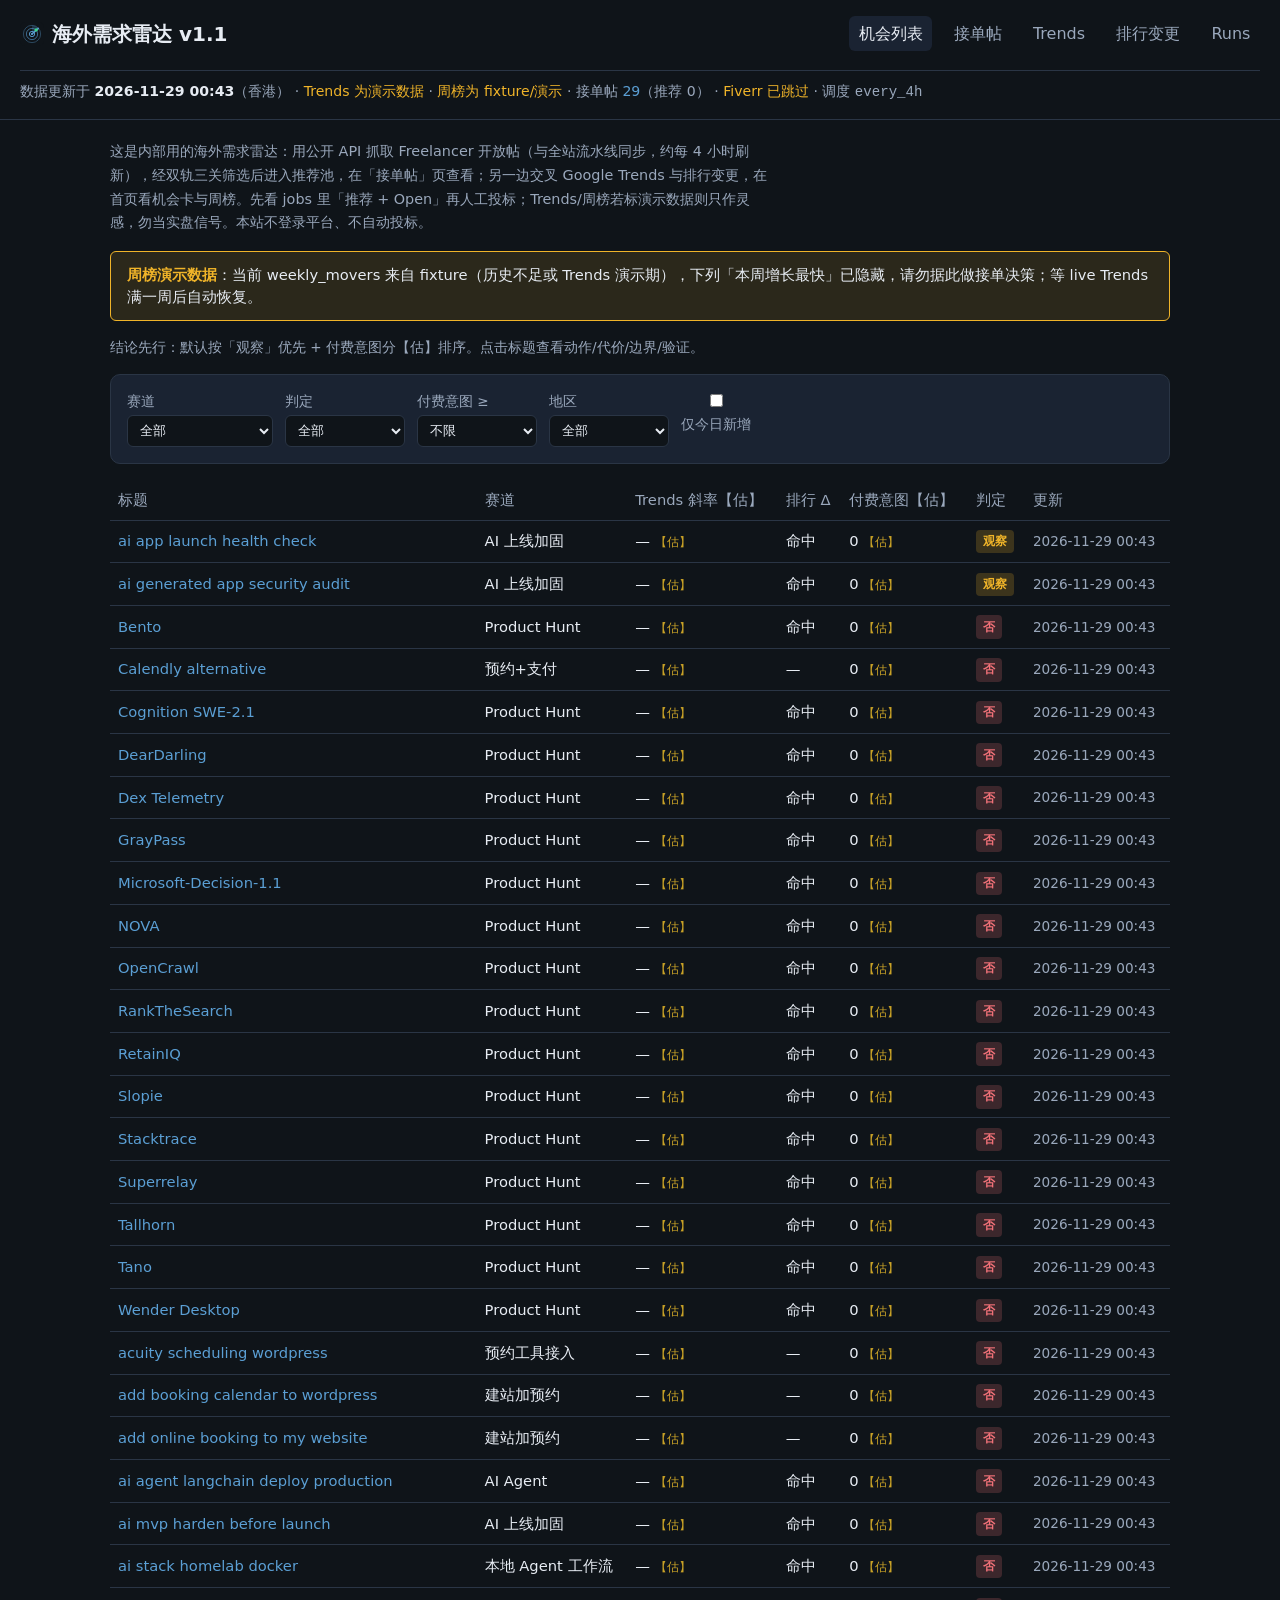
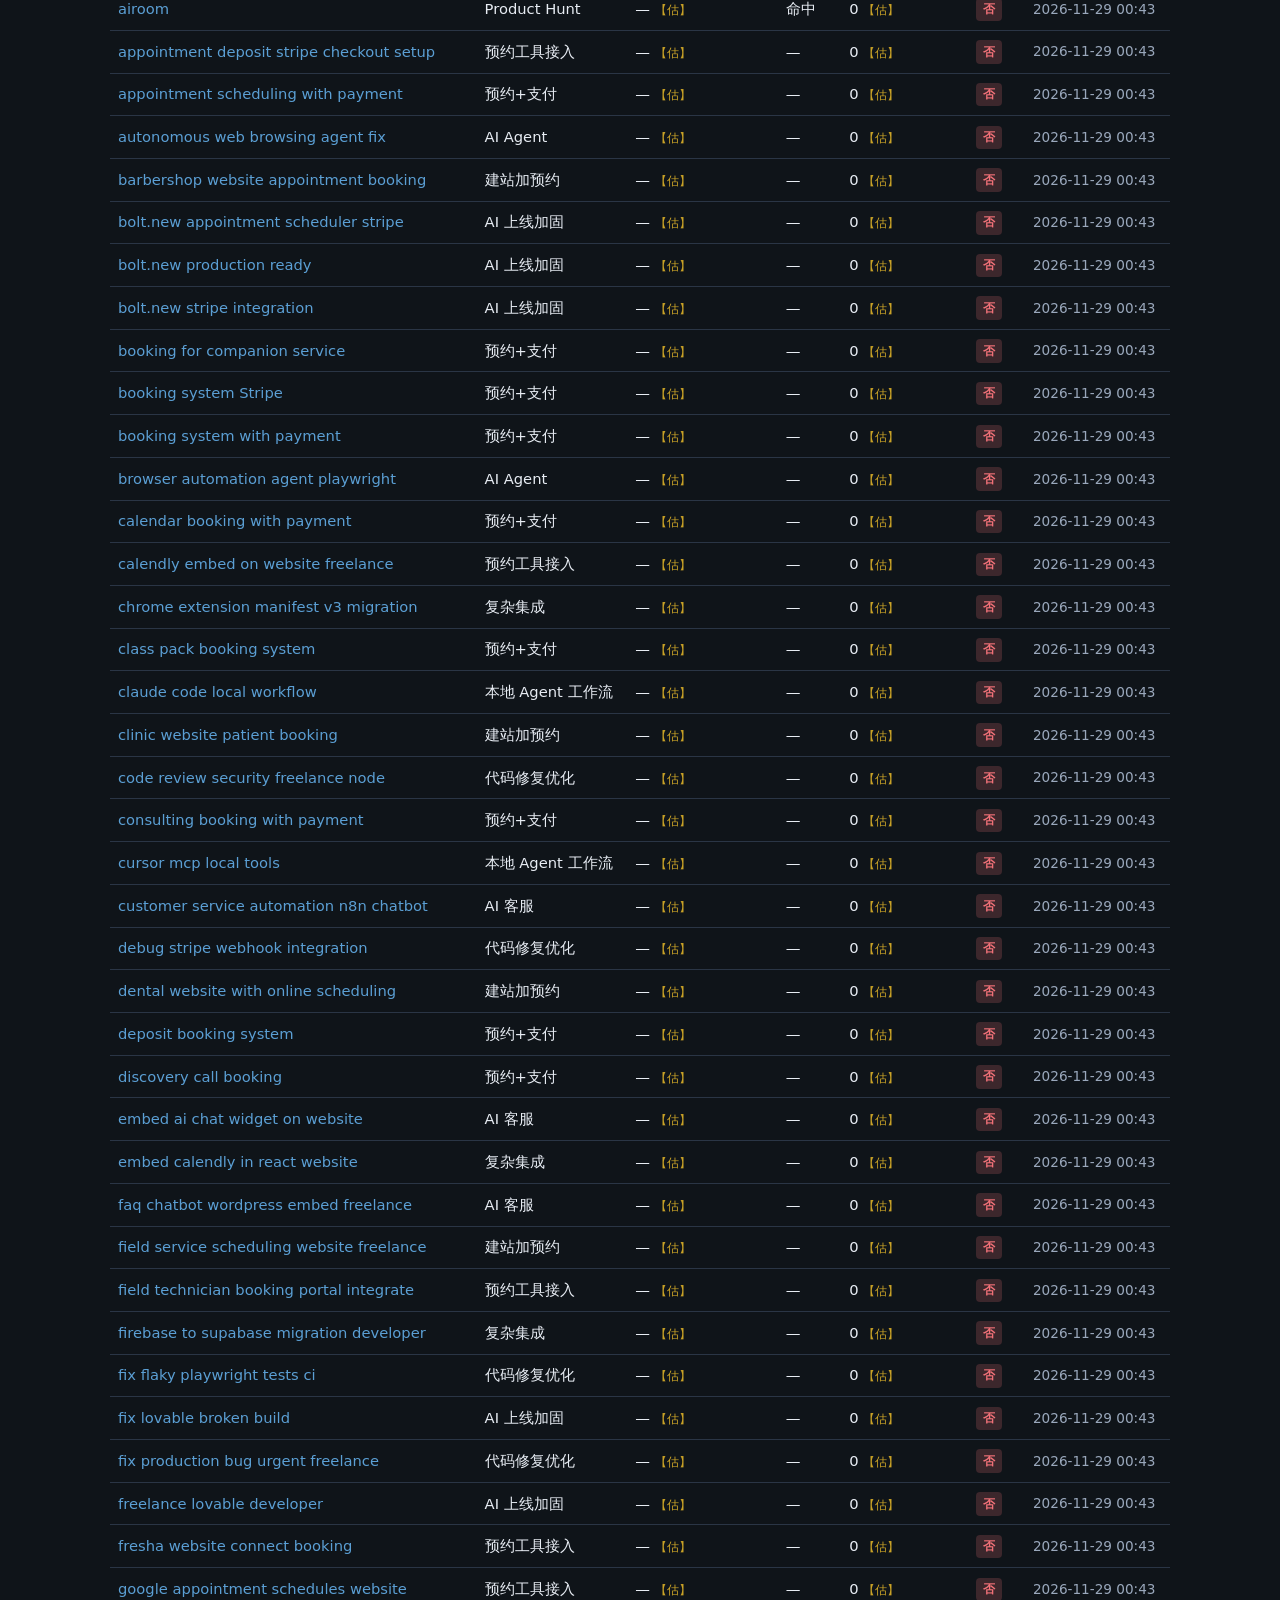
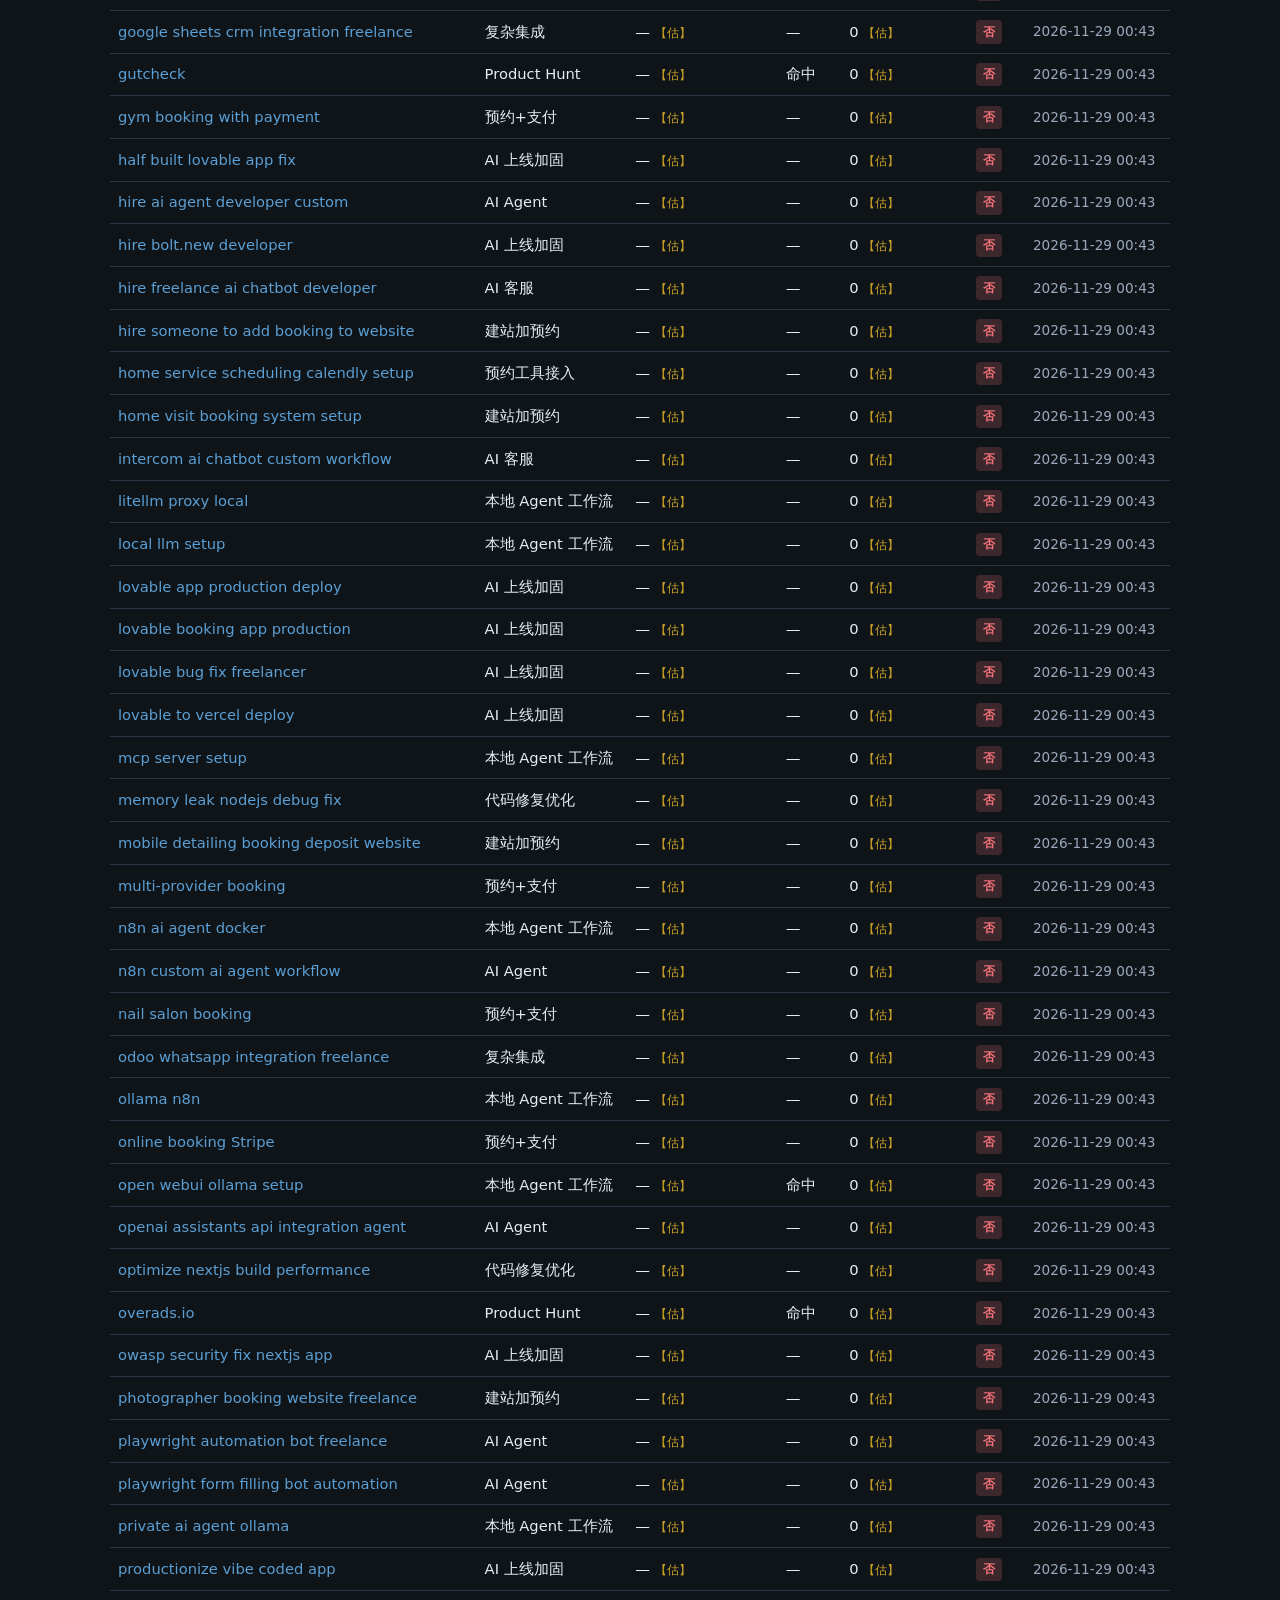
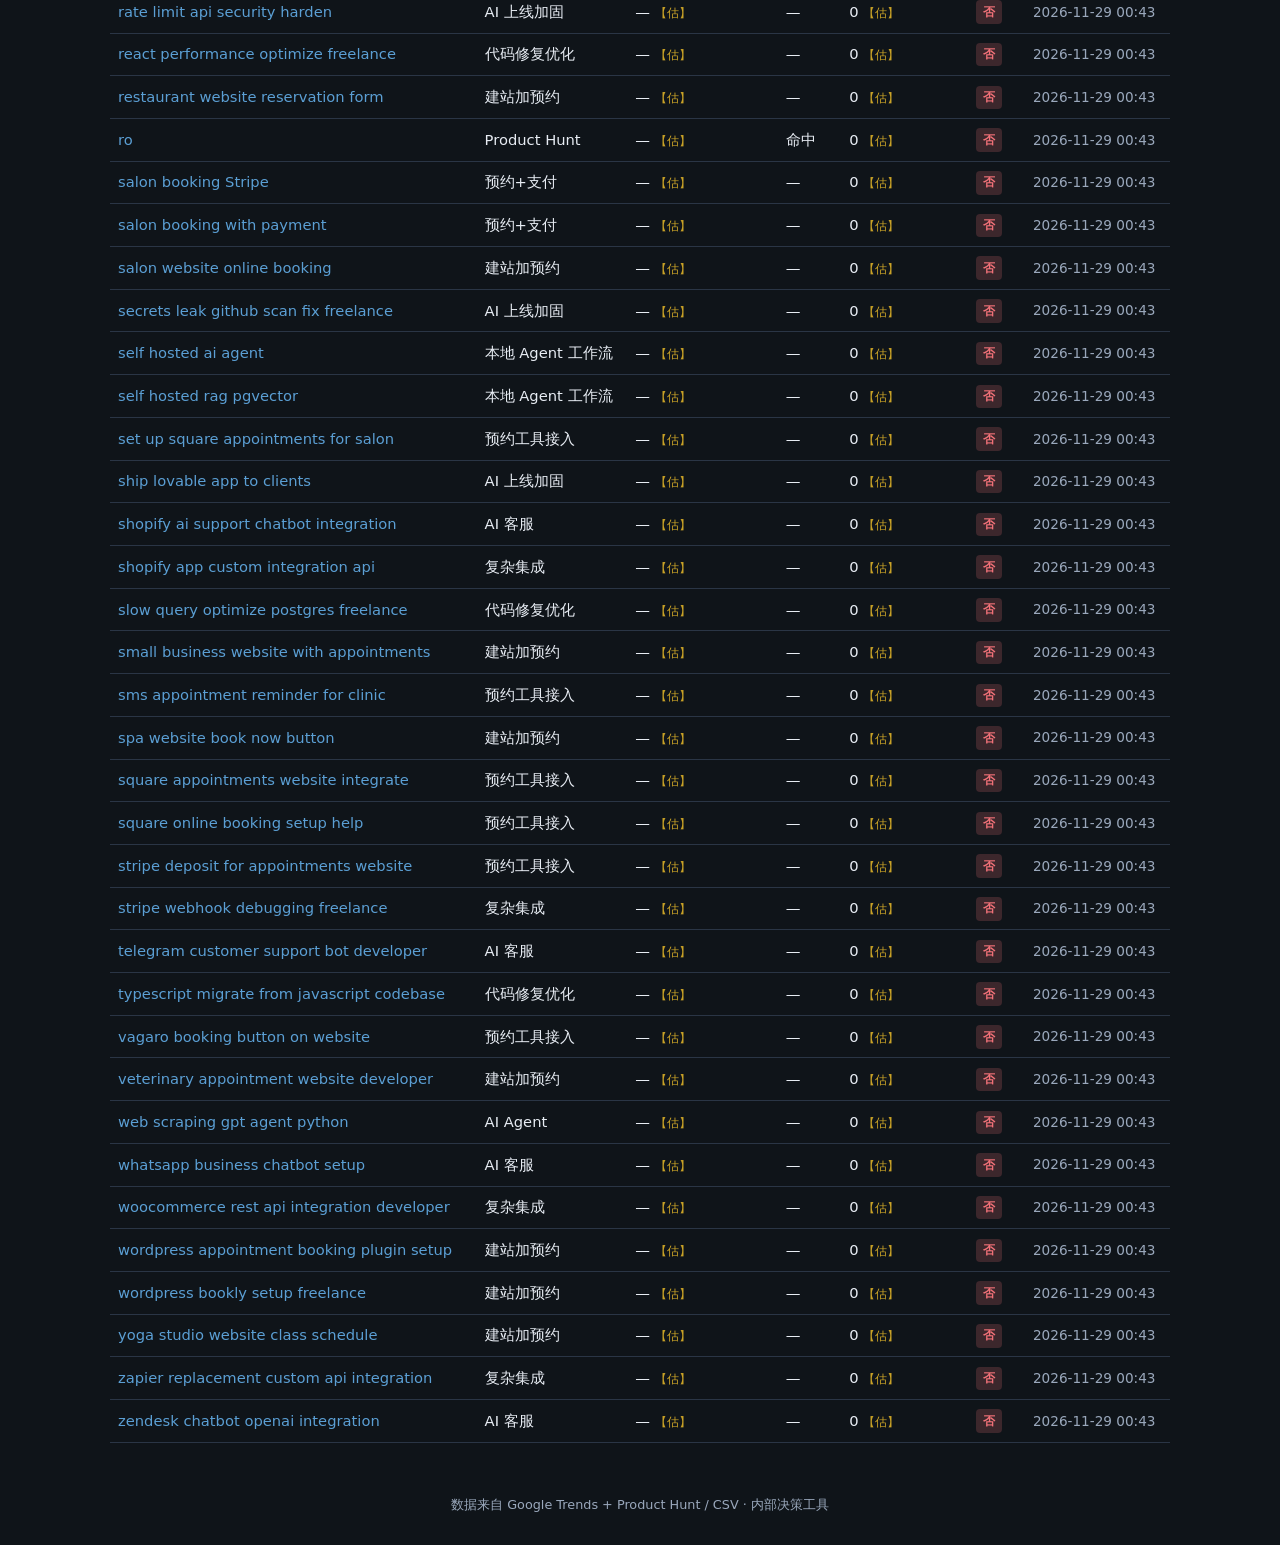
<file: public/index.html>
<!DOCTYPE html>
<html lang="zh-Hans">
<head>
  <meta charset="UTF-8" />
  <meta name="viewport" content="width=device-width, initial-scale=1" />
  <title>海外需求雷达 — 机会列表</title>
  <link rel="icon" href="assets/favicon.svg" type="image/svg+xml" />
  <link rel="apple-touch-icon" href="assets/apple-touch-icon.png" />
  <meta name="theme-color" content="#0f1419" />
  <link rel="stylesheet" href="assets/style.css" />
</head>
<body data-page="opportunities">
  <header>
    <div class="header-top">
      <h1><img src="assets/favicon.svg" alt="" class="brand-mark" width="24" height="24" />海外需求雷达 v1.1</h1>
      <nav>
        <a href="index.html" data-page="opportunities">机会列表</a>
        <a href="jobs.html" data-page="jobs">接单帖</a>
        <a href="trends.html" data-page="trends">Trends</a>
        <a href="rankings.html" data-page="rankings">排行变更</a>
        <a href="runs.html" data-page="runs">Runs</a>
      </nav>
    </div>
    <div id="site-meta-bar" class="site-meta-bar">加载元数据…</div>
  </header>
  <main>
    <p class="site-intro">这是内部用的海外需求雷达：用公开 API 抓取 Freelancer 开放帖（与全站流水线同步，约每 4 小时刷新），经双轨三关筛选后进入推荐池，在「接单帖」页查看；另一边交叉 Google Trends 与排行变更，在首页看机会卡与周榜。先看 jobs 里「推荐 + Open」再人工投标；Trends/周榜若标演示数据则只作灵感，勿当实盘信号。本站不登录平台、不自动投标。</p>
    <div id="weekly-demo-notice" class="demo-notice" hidden></div>
    <section class="weekly-section" id="weekly">
      <h2>本周增长最快 <span class="meta" id="weekly-label"></span></h2>
      <div class="weekly-tabs">
        <button type="button" class="active" data-tab="kw">词条</button>
        <button type="button" data-tab="apps">应用</button>
        <button type="button" data-tab="new">本周新进</button>
      </div>
      <div class="weekly-panel active" data-panel="kw">
        <table><thead><tr><th>#</th><th>关键词</th><th>增长分【估】</th><th>interest</th><th>付费意图【估】</th></tr></thead><tbody id="weekly-kw"></tbody></table>
      </div>
      <div class="weekly-panel" data-panel="apps">
        <table><thead><tr><th>#</th><th>产品</th><th>增长分【估】</th><th>名次 Δ</th><th>信号</th></tr></thead><tbody id="weekly-apps"></tbody></table>
      </div>
      <div class="weekly-panel" data-panel="new">
        <table><thead><tr><th>#</th><th>产品</th><th>名次</th><th>信号</th></tr></thead><tbody id="weekly-new"></tbody></table>
      </div>
    </section>
    <p class="meta">结论先行：默认按「观察」优先 + 付费意图分【估】排序。点击标题查看动作/代价/边界/验证。</p>
    <div class="filters" id="filters">
      <label>赛道 <select id="f-track"><option value="">全部</option></select></label>
      <label>判定 <select id="f-verdict"><option value="">全部</option><option>做</option><option>观察</option><option>否</option></select></label>
      <label>付费意图 ≥ <select id="f-pay"><option value="">不限</option><option value="1">1</option><option value="2">2</option><option value="3">3</option></select></label>
      <label>地区 <select id="f-geo"><option value="">全部</option></select></label>
      <label><input type="checkbox" id="f-today" /> 仅今日新增</label>
    </div>
    <table>
      <thead>
        <tr>
          <th>标题</th>
          <th>赛道</th>
          <th>Trends 斜率【估】</th>
          <th>排行 Δ</th>
          <th>付费意图【估】</th>
          <th>判定</th>
          <th class="hide-sm">更新</th>
        </tr>
      </thead>
      <tbody id="rows"></tbody>
    </table>
  </main>
  <footer>数据来自 Google Trends + Product Hunt / CSV · 内部决策工具</footer>
  <script type="module">
    import { loadJson, setActiveNav, verdictBadge, todayHK, renderSiteMetaBar, initWeeklyTabs, formatMetaDisplay } from "./assets/app.js";
    setActiveNav();
    await renderSiteMetaBar();
    initWeeklyTabs();

    const siteMeta = await loadJson("meta.json");
    const weeklyDemo = Boolean(siteMeta.weekly_demo_active);
    if (weeklyDemo) {
      const notice = document.getElementById("weekly-demo-notice");
      notice.hidden = false;
      notice.innerHTML =
        "<strong>周榜演示数据</strong>：当前 weekly_movers 来自 fixture（历史不足或 Trends 演示期），" +
        "下列「本周增长最快」已隐藏，请勿据此做接单决策；等 live Trends 满一周后自动恢复。";
      document.getElementById("weekly").classList.add("is-demo-hidden");
    }

    try {
      if (weeklyDemo) throw new Error("weekly demo — skip render");
      const weekly = await loadJson("weekly_movers.json");
      document.getElementById("weekly-label").textContent =
        `· ${weekly.week || ""} · 生成 ${formatMetaDisplay(weekly.generated_at)}（香港）${weekly.source === "fixture" ? " · fixture" : ""}`;
      const kwRows = (weekly.keywords_top || []).map((r) => `
        <tr>
          <td>${r.rank}</td>
          <td><a href="trends.html">${r.keyword}</a> <span class="meta">${r.geo || ""}</span></td>
          <td>${r.growth_score} <span class="est">【估】</span></td>
          <td>${r.interest_prev} → ${r.interest_now}</td>
          <td>${r.pay_intent_score ?? 0} <span class="est">【估】</span></td>
        </tr>`).join("") || "<tr><td colspan='5'>暂无周榜词条</td></tr>";
      document.getElementById("weekly-kw").innerHTML = kwRows;
      document.getElementById("weekly-apps").innerHTML = (weekly.apps_top || []).map((r) => `
        <tr>
          <td>${r.rank}</td>
          <td>${r.url ? `<a href="${r.url}" target="_blank" rel="noopener">${r.name}</a>` : r.name}</td>
          <td>${r.growth_score ?? "—"} <span class="est">【估】</span></td>
          <td>${r.rank_delta ?? "—"}</td>
          <td>${r.signal_note || "—"}</td>
        </tr>`).join("") || "<tr><td colspan='5'>暂无</td></tr>";
      document.getElementById("weekly-new").innerHTML = (weekly.new_entries || []).map((r) => `
        <tr>
          <td>${r.rank}</td>
          <td>${r.url ? `<a href="${r.url}" target="_blank" rel="noopener">${r.name}</a>` : r.name}</td>
          <td>${r.rank_now ?? "—"}</td>
          <td>${r.signal_note || "新进榜"}</td>
        </tr>`).join("") || "<tr><td colspan='4'>暂无新进</td></tr>";
    } catch (e) {
      document.getElementById("weekly-label").textContent = "· 无法加载 weekly_movers.json";
    }

    const data = await loadJson("opportunities.json");
    const cards = data.cards || [];
    const tracks = [...new Set(cards.map((c) => c.track))].sort();
    const geos = [...new Set(cards.map((c) => c.geo).filter(Boolean))].sort();
    const fTrack = document.getElementById("f-track");
    tracks.forEach((t) => { const o = document.createElement("option"); o.value = t; o.textContent = t; fTrack.appendChild(o); });
    const fGeo = document.getElementById("f-geo");
    geos.forEach((g) => { const o = document.createElement("option"); o.value = g; o.textContent = g; fGeo.appendChild(o); });

    function render() {
      const track = fTrack.value;
      const verdict = document.getElementById("f-verdict").value;
      const payMin = document.getElementById("f-pay").value;
      const geo = fGeo.value;
      const todayOnly = document.getElementById("f-today").checked;
      const t = todayHK();
      const filtered = cards.filter((c) => {
        if (track && c.track !== track) return false;
        if (verdict && c.verdict !== verdict) return false;
        if (payMin && (c.pay_intent_score || 0) < Number(payMin)) return false;
        if (geo && c.geo !== geo) return false;
        if (todayOnly && !(c.created_at || "").startsWith(t)) return false;
        return true;
      });
      document.getElementById("rows").innerHTML = filtered.map((c) => `
        <tr>
          <td><a href="detail.html?id=${encodeURIComponent(c.id)}">${c.title}</a></td>
          <td>${c.track}</td>
          <td>${c.slope_90d || "—"} <span class="est">【估】</span></td>
          <td>${c.rank_delta != null ? c.rank_delta : (c.ranking_hit === "yes" ? "命中" : "—")}</td>
          <td>${c.pay_intent_score ?? 0} <span class="est">【估】</span></td>
          <td>${verdictBadge(c.verdict)}</td>
          <td class="hide-sm meta">${(c.updated_at || "").slice(0, 16)}</td>
        </tr>
      `).join("") || "<tr><td colspan='7'>无匹配机会卡</td></tr>";
    }
    ["change", "input"].forEach((ev) => document.getElementById("filters").addEventListener(ev, render));
    render();
  </script>
</body>
</html>
</file>
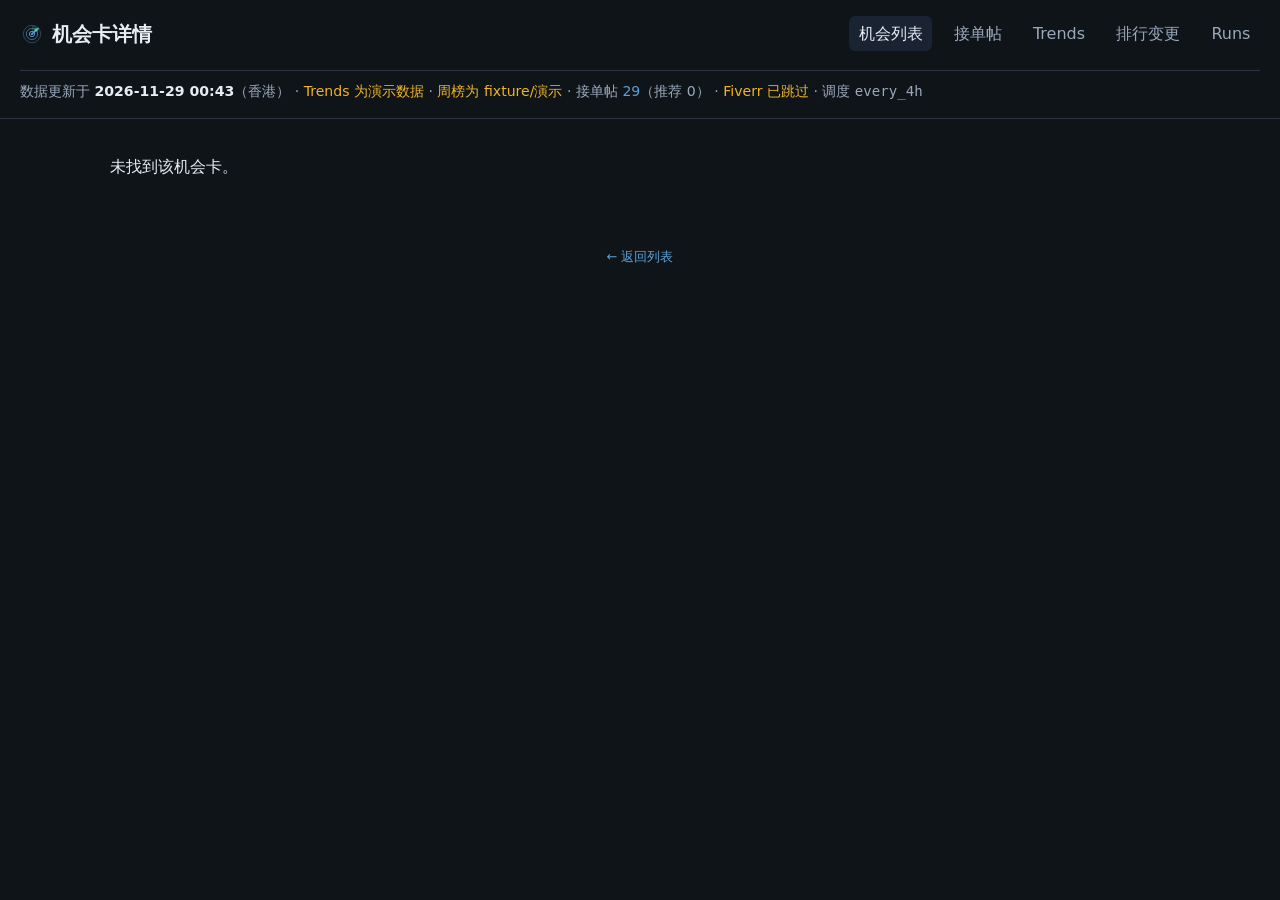
<file: public/detail.html>
<!DOCTYPE html>
<html lang="zh-Hans">
<head>
  <meta charset="UTF-8" />
  <meta name="viewport" content="width=device-width, initial-scale=1" />
  <title>机会卡详情</title>
  <link rel="icon" href="assets/favicon.svg" type="image/svg+xml" />
  <link rel="apple-touch-icon" href="assets/apple-touch-icon.png" />
  <meta name="theme-color" content="#0f1419" />
  <link rel="stylesheet" href="assets/style.css" />
</head>
<body data-page="opportunities">
  <header>
    <div class="header-top">
      <h1><img src="assets/favicon.svg" alt="" class="brand-mark" width="24" height="24" />机会卡详情</h1>
      <nav>
      <a href="index.html" data-page="opportunities">机会列表</a>
      <a href="jobs.html" data-page="jobs">接单帖</a>
      <a href="trends.html" data-page="trends">Trends</a>
      <a href="rankings.html" data-page="rankings">排行变更</a>
      <a href="runs.html" data-page="runs">Runs</a>
      </nav>
    </div>
    <div id="site-meta-bar" class="site-meta-bar">加载元数据…</div>
  </header>
  <main id="main" class="card-detail">
    <p class="meta">加载中…</p>
  </main>
  <footer><a href="index.html">← 返回列表</a></footer>
  <script type="module">
    import { loadJson, setActiveNav, verdictBadge, renderSiteMetaBar } from "./assets/app.js";
    setActiveNav();
    await renderSiteMetaBar();
    const id = new URLSearchParams(location.search).get("id");
    const data = await loadJson("opportunities.json");
    const card = (data.cards || []).find((c) => c.id === id);
    const el = document.getElementById("main");
    if (!card) {
      el.innerHTML = "<p>未找到该机会卡。</p>";
    } else {
      const tr = card.trends_ref;
      const rk = card.ranking_ref;
      el.innerHTML = `
        <h1 style="margin-top:0">${card.title}</h1>
        <p class="meta">${card.track} · ${card.geo || ""} · ${verdictBadge(card.verdict)}
          · Trends: ${card.trends_hit} · Ranking: ${card.ranking_hit}
          · 付费意图 ${card.pay_intent_score} <span class="est">【估】</span>
          · 技能匹配: ${card.skill_fit}
          · 更新 ${card.updated_at || ""}</p>
        <section><h2>动作</h2><p>${card.action || "—"}</p></section>
        <section><h2>代价</h2><p>${card.cost || "—"}</p></section>
        <section><h2>边界</h2><p>${card.boundary || "—"}</p></section>
        <section><h2>如何验证</h2><p>${card.verify || "—"}</p></section>
        <section><h2>Trends 相关查询</h2>
          ${tr ? `<ul>${(tr.related_queries || []).map((q) => `<li>${q}</li>`).join("") || "<li>无</li>"}</ul>
          <p class="meta">interest_now=${tr.interest_now} · slope=${tr.slope_90d} <span class="est">【估】</span> · raw ${tr.fetched_at}</p>` : "<p>无 Trends 命中</p>"}
        </section>
        <section><h2>排行来源</h2>
          ${rk ? `<p><a href="${rk.url || "#"}" target="_blank" rel="noopener">${rk.name}</a> (${rk.source}) — ${rk.signal_note || ""}
          <br/>rank ${rk.rank_now ?? "—"} / prev ${rk.rank_prev ?? "—"} / Δ ${rk.rank_delta ?? "—"}</p>` : "<p>无排行命中</p>"}
        </section>
        <p class="meta">人工判定：编辑 <code>data/opportunities.json</code> 中该卡的 <code>verdict</code> 并设 <code>verdict_manual: true</code>，流水线不会覆盖。</p>
      `;
      document.title = card.title + " — 需求雷达";
    }
  </script>
</body>
</html>
</file>
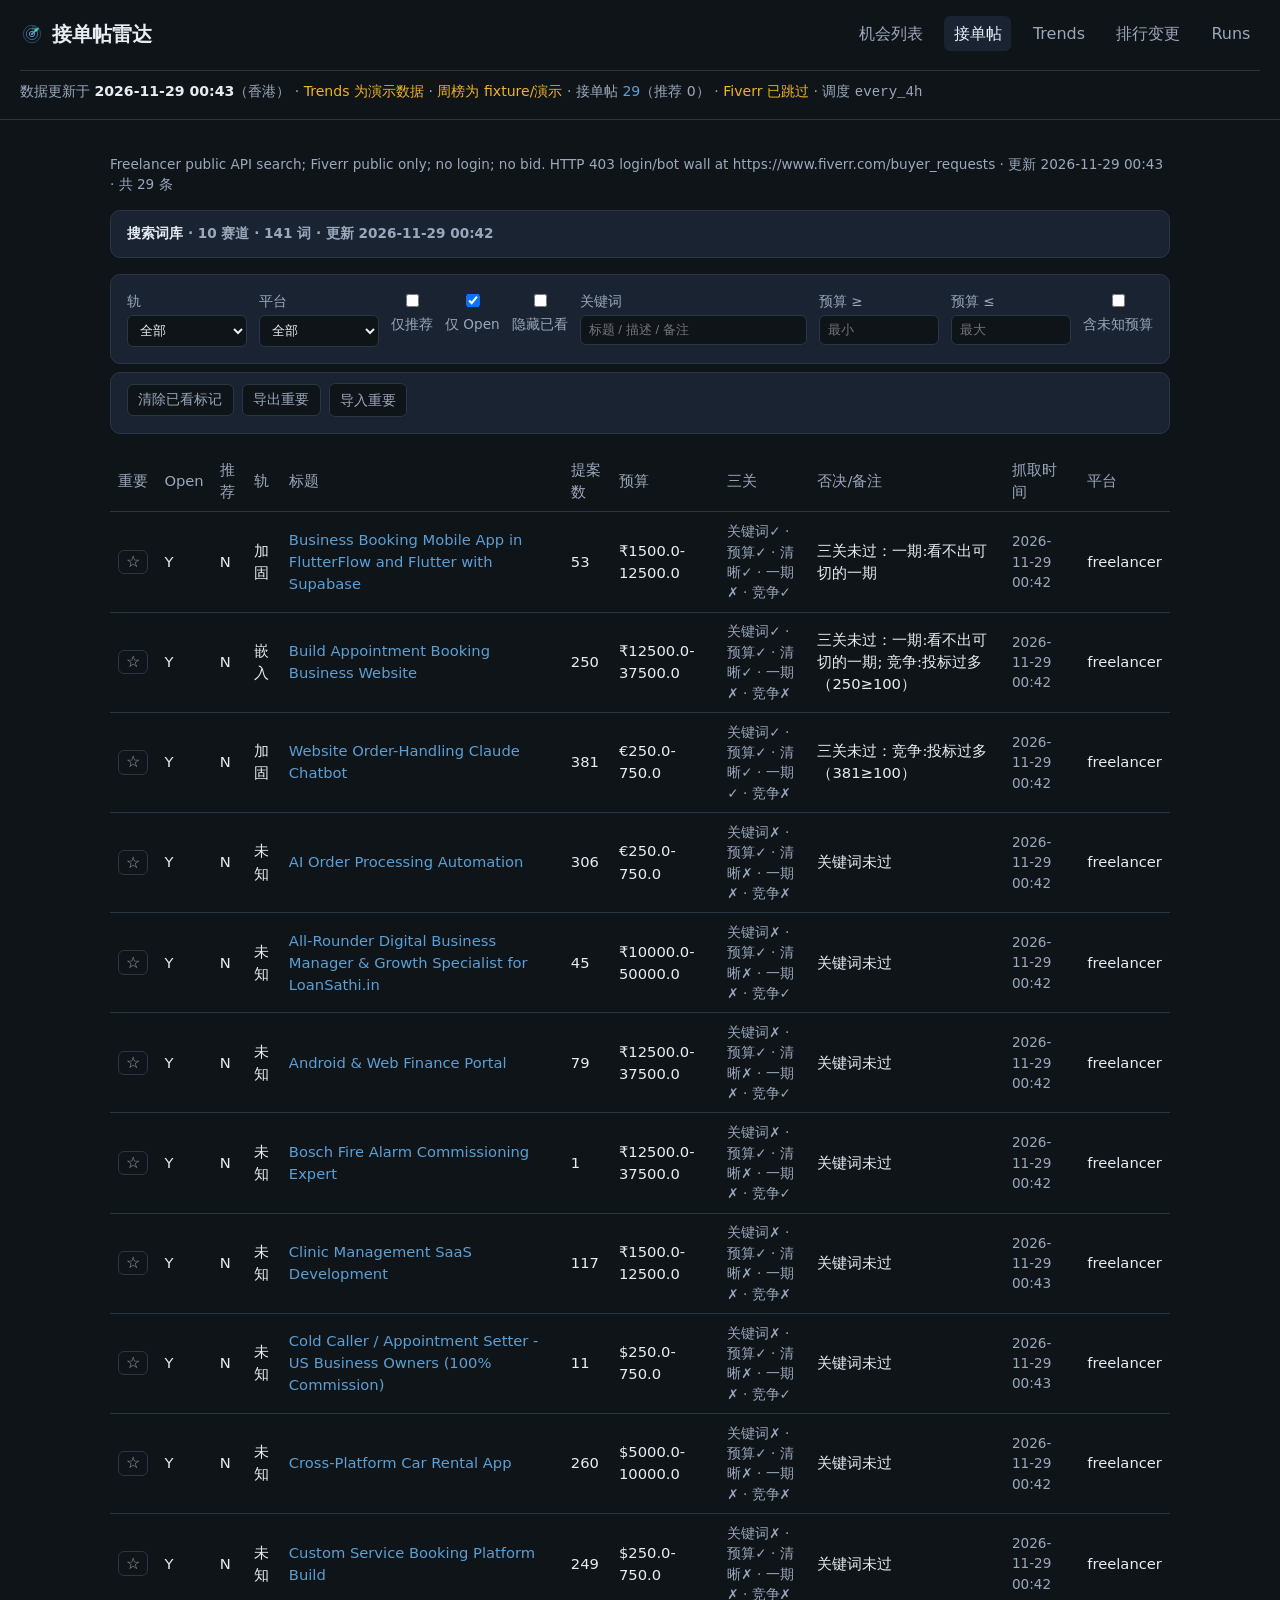
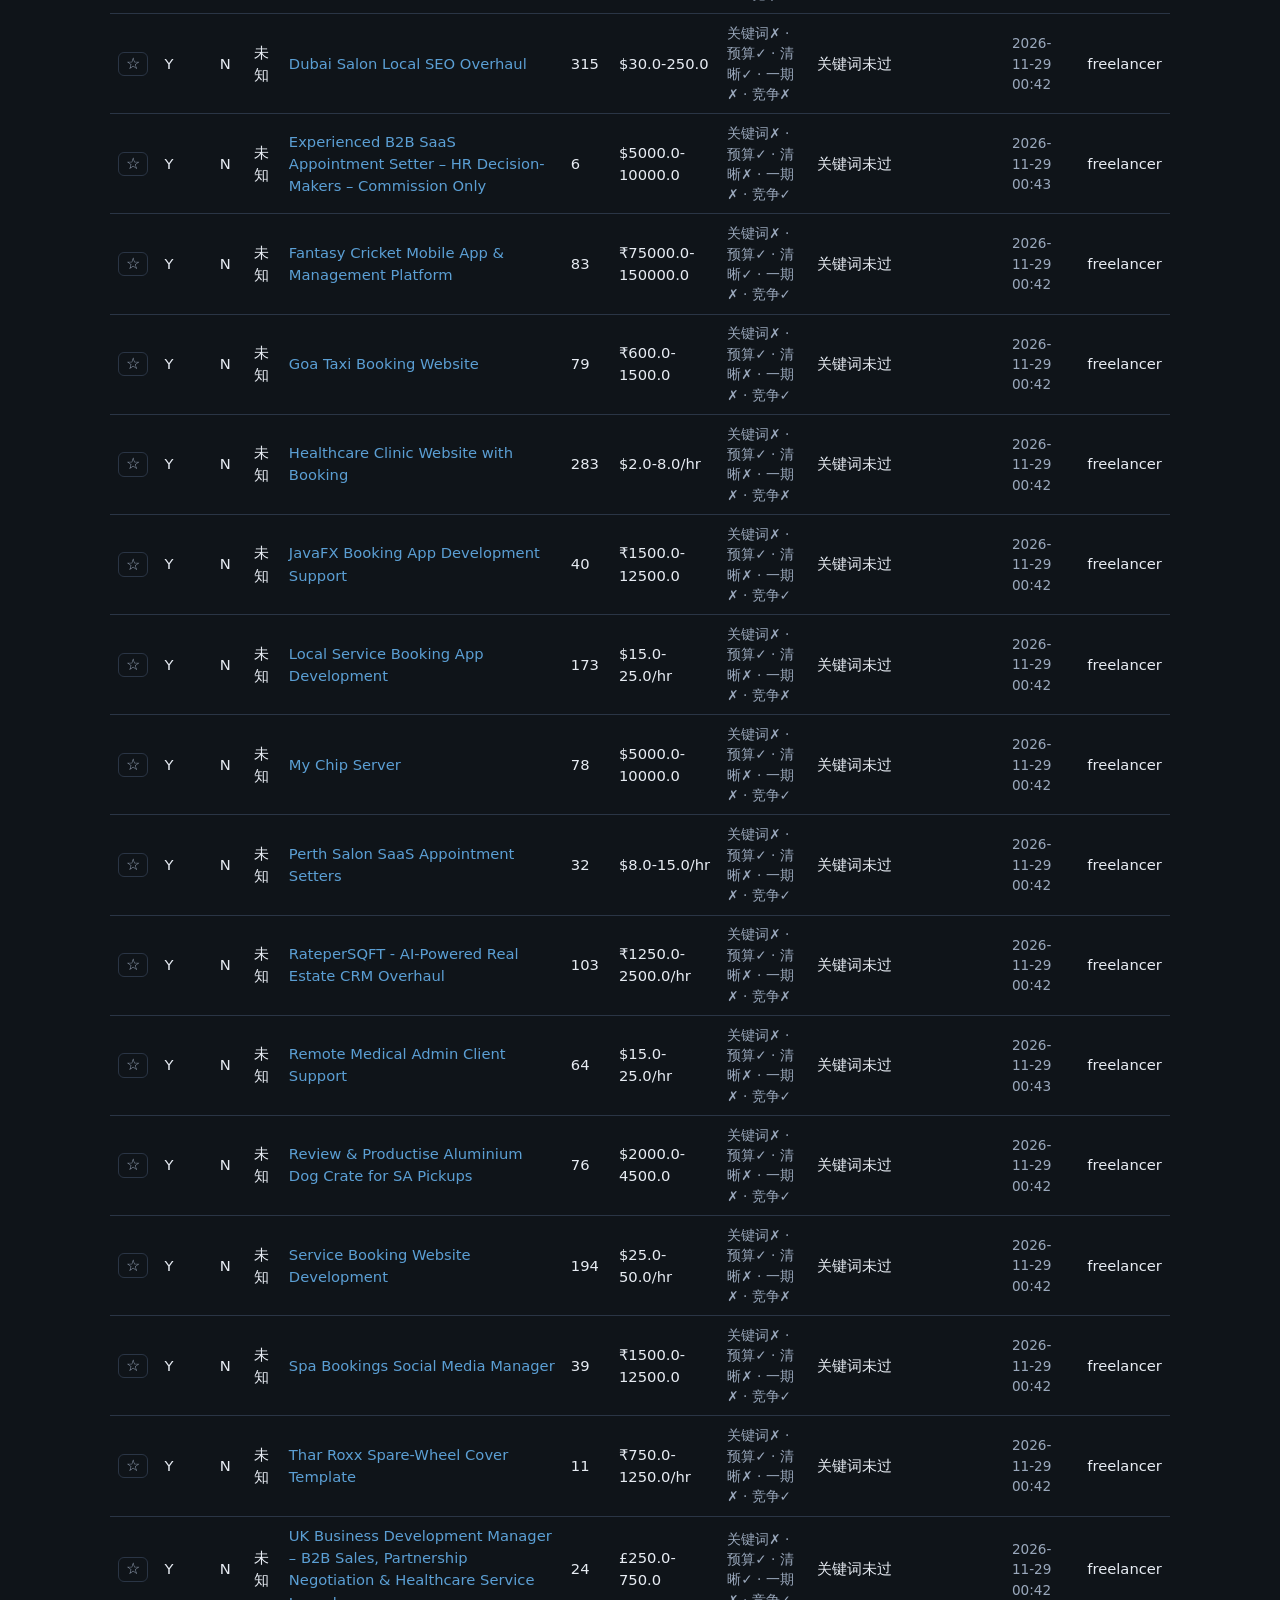
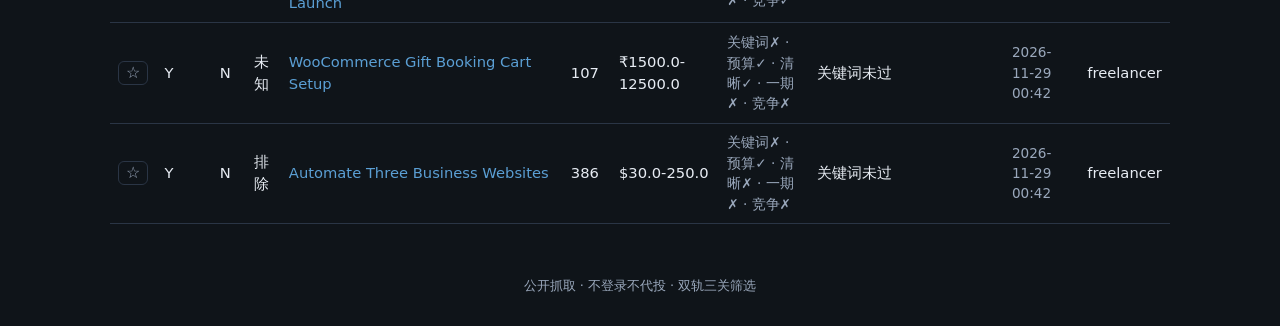
<file: public/jobs.html>
<!DOCTYPE html>
<html lang="zh-Hans">
<head>
  <meta charset="UTF-8" />
  <meta name="viewport" content="width=device-width, initial-scale=1" />
  <title>接单帖 — Freelancer / Fiverr</title>
  <link rel="icon" href="assets/favicon.svg" type="image/svg+xml" />
  <link rel="apple-touch-icon" href="assets/apple-touch-icon.png" />
  <meta name="theme-color" content="#0f1419" />
  <link rel="stylesheet" href="assets/style.css" />
</head>
<body data-page="jobs">
  <header>
    <div class="header-top">
      <h1><img src="assets/favicon.svg" alt="" class="brand-mark" width="24" height="24" />接单帖雷达</h1>
      <nav>
        <a href="index.html" data-page="opportunities">机会列表</a>
        <a href="jobs.html" data-page="jobs">接单帖</a>
        <a href="trends.html" data-page="trends">Trends</a>
        <a href="rankings.html" data-page="rankings">排行变更</a>
        <a href="runs.html" data-page="runs">Runs</a>
      </nav>
    </div>
    <div id="site-meta-bar" class="site-meta-bar">加载元数据…</div>
  </header>
  <main>
    <p class="meta" id="source-note">加载中…</p>
    <details class="keyword-bank" id="keyword-bank">
      <summary>搜索词库 <span class="meta" id="keyword-bank-meta"></span></summary>
      <p class="meta keyword-bank-hint">英文检索词（Freelancer query），点击复制。与抓取 ingest 共用 seeds.json。</p>
      <div id="keyword-bank-tracks"></div>
    </details>
    <div class="filters" id="filters">
      <label>轨 <select id="f-track"><option value="">全部</option>
        <option>嵌入</option><option>加固</option><option>加固+嵌入</option><option>未知</option><option>排除</option>
      </select></label>
      <label>平台 <select id="f-platform"><option value="">全部</option><option value="freelancer">Freelancer</option><option value="fiverr">Fiverr</option></select></label>
      <label><input type="checkbox" id="f-recommend" /> 仅推荐</label>
      <label><input type="checkbox" id="f-open" checked /> 仅 Open</label>
      <label><input type="checkbox" id="f-hide-viewed" /> 隐藏已看</label>
      <label class="filter-grow">关键词 <input type="search" id="f-keyword" placeholder="标题 / 描述 / 备注" autocomplete="off" /></label>
      <label>预算 ≥ <input type="number" id="f-budget-min" min="0" step="1" placeholder="最小" /></label>
      <label>预算 ≤ <input type="number" id="f-budget-max" min="0" step="1" placeholder="最大" /></label>
      <label><input type="checkbox" id="f-budget-unknown" /> 含未知预算</label>
    </div>
    <div class="filters job-actions" id="job-actions">
      <button type="button" id="btn-clear-viewed" class="btn-secondary">清除已看标记</button>
      <button type="button" id="btn-export-important" class="btn-secondary">导出重要</button>
      <label class="btn-file">
        导入重要
        <input type="file" id="import-important-file" accept="application/json,.json" hidden />
      </label>
    </div>
    <table>
      <thead>
        <tr>
          <th>重要</th>
          <th>Open</th>
          <th>推荐</th>
          <th>轨</th>
          <th>标题</th>
          <th>提案数</th>
          <th>预算</th>
          <th>三关</th>
          <th>否决/备注</th>
          <th>抓取时间</th>
          <th>平台</th>
        </tr>
      </thead>
      <tbody id="rows"></tbody>
    </table>
  </main>
  <footer>公开抓取 · 不登录不代投 · 双轨三关筛选</footer>
  <script type="module">
    import { loadJson, setActiveNav, renderSiteMetaBar, formatMetaDisplay } from "./assets/app.js";
    setActiveNav();
    await renderSiteMetaBar();

    const VIEWED_KEY = "job_leads_viewed_v1";
    const IMPORTANT_KEY = "job_leads_important_v1";

    function loadIdSet(key) {
      try {
        const raw = localStorage.getItem(key);
        if (!raw) return new Set();
        const parsed = JSON.parse(raw);
        return new Set(Array.isArray(parsed) ? parsed.filter(Boolean) : []);
      } catch {
        return new Set();
      }
    }

    function saveIdSet(key, set) {
      localStorage.setItem(key, JSON.stringify([...set]));
    }

    const doc = await loadJson("job_leads.json");
    document.getElementById("source-note").textContent =
      `${doc.source_note || ""} · 更新 ${formatMetaDisplay(doc.updated_at)} · 共 ${(doc.jobs || []).length} 条`;

    let kwBank = { tracks: [] };
    try {
      kwBank = await loadJson("job_search_keywords.json");
    } catch {
      /* optional until first ingest */
    }
    const bankMeta = document.getElementById("keyword-bank-meta");
    const bankRoot = document.getElementById("keyword-bank-tracks");
    const trackCount = (kwBank.tracks || []).length;
    const kwCount = (kwBank.tracks || []).reduce((n, t) => n + (t.keywords || []).length, 0);
    bankMeta.textContent = kwBank.updated_at
      ? `· ${trackCount} 赛道 · ${kwCount} 词 · 更新 ${formatMetaDisplay(kwBank.updated_at)}`
      : "· 暂无（运行 ingest_job_leads 后生成）";

    function renderKeywordBank() {
      const tracks = kwBank.tracks || [];
      if (!tracks.length) {
        bankRoot.innerHTML = "<p class='meta'>暂无词库数据。</p>";
        return;
      }
      bankRoot.innerHTML = tracks.map((t) => {
        const chips = (t.keywords || []).map((k) => {
          const heat = k.heat === "cold" ? "cold" : "hot";
          const label = heat === "cold" ? "长尾" : "热门";
          return `<button type="button" class="kw-chip" data-kw="${encodeURIComponent(k.keyword)}" title="点击复制">
            <span class="badge badge-heat-${heat}">${label}</span>${k.keyword}
          </button>`;
        }).join("");
        return `<section class="kw-track"><h3>${t.track}</h3><div class="kw-chips">${chips}</div></section>`;
      }).join("");
    }
    renderKeywordBank();

    bankRoot.addEventListener("click", async (ev) => {
      const btn = ev.target.closest(".kw-chip");
      if (!btn) return;
      const kw = decodeURIComponent(btn.getAttribute("data-kw") || "");
      if (!kw) return;
      try {
        await navigator.clipboard.writeText(kw);
        const prev = btn.getAttribute("data-copied");
        btn.setAttribute("data-copied", "1");
        btn.classList.add("kw-chip-copied");
        setTimeout(() => {
          btn.classList.remove("kw-chip-copied");
          if (prev === null) btn.removeAttribute("data-copied");
        }, 1200);
      } catch {
        window.prompt("复制检索词：", kw);
      }
    });

    const jobs = doc.jobs || [];
    const orderIndex = new Map(jobs.map((j, i) => [j.id, i]));
    let viewed = loadIdSet(VIEWED_KEY);
    let important = loadIdSet(IMPORTANT_KEY);

    const fTrack = document.getElementById("f-track");
    const fPlatform = document.getElementById("f-platform");
    const fRec = document.getElementById("f-recommend");
    const fOpen = document.getElementById("f-open");
    const fHideViewed = document.getElementById("f-hide-viewed");
    const fKeyword = document.getElementById("f-keyword");
    const fBudgetMin = document.getElementById("f-budget-min");
    const fBudgetMax = document.getElementById("f-budget-max");
    const fBudgetUnknown = document.getElementById("f-budget-unknown");

    function jobSearchBlob(j) {
      const hits = (j.keyword_hits || []).join(" ");
      return [j.title, j.description, j.recommend_note, hits]
        .filter(Boolean)
        .join(" ")
        .toLowerCase();
    }

    function passesKeyword(j) {
      const q = fKeyword.value.trim().toLowerCase();
      if (!q) return true;
      return jobSearchBlob(j).includes(q);
    }

    /** @returns {{ min: number, max: number } | null} */
    function parseBudgetRange(budgetRaw) {
      if (!budgetRaw || !String(budgetRaw).trim()) return null;
      const nums = String(budgetRaw).match(/\d+(?:\.\d+)?/g);
      if (!nums?.length) return null;
      const values = nums.map((n) => Number(n));
      return { min: Math.min(...values), max: Math.max(...values) };
    }

    function passesBudget(j) {
      const rawMin = fBudgetMin.value.trim();
      const rawMax = fBudgetMax.value.trim();
      const filterMin = rawMin === "" ? null : Number(rawMin);
      const filterMax = rawMax === "" ? null : Number(rawMax);
      const hasMin = filterMin !== null && !Number.isNaN(filterMin);
      const hasMax = filterMax !== null && !Number.isNaN(filterMax);
      if (!hasMin && !hasMax) return true;

      const range = parseBudgetRange(j.budget_raw);
      if (!range) return fBudgetUnknown.checked;

      const lo = hasMin ? filterMin : -Infinity;
      const hi = hasMax ? filterMax : Infinity;
      return range.max >= lo && range.min <= hi;
    }

    function gatesSummary(gates) {
      return (gates || []).map((g) => `${g.name}${g.pass ? "✓" : "✗"}`).join(" · ");
    }

    function formatProposals(j) {
      const n = j.proposals_count;
      if (n === null || n === undefined) return "—";
      return String(n);
    }

    function markViewed(id) {
      if (!id || viewed.has(id)) return;
      viewed.add(id);
      saveIdSet(VIEWED_KEY, viewed);
      render();
    }

    function toggleImportant(id) {
      if (!id) return;
      if (important.has(id)) important.delete(id);
      else important.add(id);
      saveIdSet(IMPORTANT_KEY, important);
      render();
    }

    function render() {
      let rows = jobs.filter((j) => {
        if (fTrack.value && j.track !== fTrack.value) return false;
        if (fPlatform.value && j.platform !== fPlatform.value) return false;
        if (fRec.checked && !j.recommend) return false;
        if (fOpen.checked && !j.is_open) return false;
        if (fHideViewed.checked && viewed.has(j.id)) return false;
        if (!passesKeyword(j)) return false;
        if (!passesBudget(j)) return false;
        return true;
      });
      rows.sort((a, b) => {
        const ai = important.has(a.id) ? 0 : 1;
        const bi = important.has(b.id) ? 0 : 1;
        if (ai !== bi) return ai - bi;
        return (orderIndex.get(a.id) ?? 0) - (orderIndex.get(b.id) ?? 0);
      });

      document.getElementById("rows").innerHTML = rows.map((j) => {
        const isViewed = viewed.has(j.id);
        const isImportant = important.has(j.id);
        const rowClass = [
          isViewed ? "job-row-viewed" : "",
          isImportant ? "job-row-important" : "",
        ].filter(Boolean).join(" ");
        const viewedBadge = isViewed ? "<span class='badge badge-viewed'>已看</span> " : "";
        const impLabel = isImportant ? "★" : "☆";
        return `
        <tr class="${rowClass}" data-job-id="${j.id}">
          <td><button type="button" class="btn-pin" data-action="important" title="标记重要并置顶">${impLabel}</button></td>
          <td>${j.is_open ? "Y" : "N"}</td>
          <td>${j.recommend ? "<span class='status-ok'>Y</span>" : "N"}</td>
          <td>${j.track || ""}</td>
          <td>${viewedBadge}<a href="${j.url}" target="_blank" rel="noopener" class="job-title-link" data-action="view">${j.title || "—"}</a></td>
          <td>${formatProposals(j)}</td>
          <td>${j.budget_raw || "—"}</td>
          <td class="meta">${gatesSummary(j.gates)}</td>
          <td>${j.veto || j.recommend_note || "—"}</td>
          <td class="meta">${j.fetched_at ? formatMetaDisplay(j.fetched_at) : "—"}</td>
          <td>${j.platform || ""}</td>
        </tr>
      `;
      }).join("") || "<tr><td colspan='11'>无匹配帖</td></tr>";
    }

    document.getElementById("rows").addEventListener("click", (ev) => {
      const btn = ev.target.closest("[data-action]");
      if (!btn) return;
      const row = btn.closest("tr[data-job-id]");
      const id = row?.getAttribute("data-job-id");
      if (!id) return;
      const action = btn.getAttribute("data-action");
      if (action === "important") {
        ev.preventDefault();
        toggleImportant(id);
      } else if (action === "view") {
        markViewed(id);
      }
    });

    document.getElementById("btn-clear-viewed").addEventListener("click", () => {
      viewed = new Set();
      saveIdSet(VIEWED_KEY, viewed);
      render();
    });

    document.getElementById("btn-export-important").addEventListener("click", () => {
      const payload = { version: 1, important_ids: [...important] };
      const blob = new Blob([JSON.stringify(payload, null, 2)], { type: "application/json" });
      const a = document.createElement("a");
      a.href = URL.createObjectURL(blob);
      a.download = "job_leads_important.json";
      a.click();
      URL.revokeObjectURL(a.href);
    });

    document.getElementById("import-important-file").addEventListener("change", async (ev) => {
      const file = ev.target.files?.[0];
      ev.target.value = "";
      if (!file) return;
      try {
        const text = await file.text();
        const data = JSON.parse(text);
        const ids = Array.isArray(data) ? data : data.important_ids;
        if (!Array.isArray(ids)) return;
        ids.forEach((id) => { if (id) important.add(String(id)); });
        saveIdSet(IMPORTANT_KEY, important);
        render();
      } catch {
        /* ignore invalid file */
      }
    });

    [fTrack, fPlatform, fRec, fOpen, fHideViewed, fBudgetUnknown].forEach((el) =>
      el.addEventListener("change", render),
    );
    fKeyword.addEventListener("input", render);
    [fBudgetMin, fBudgetMax].forEach((el) => el.addEventListener("input", render));
    render();
  </script>
</body>
</html>
</file>
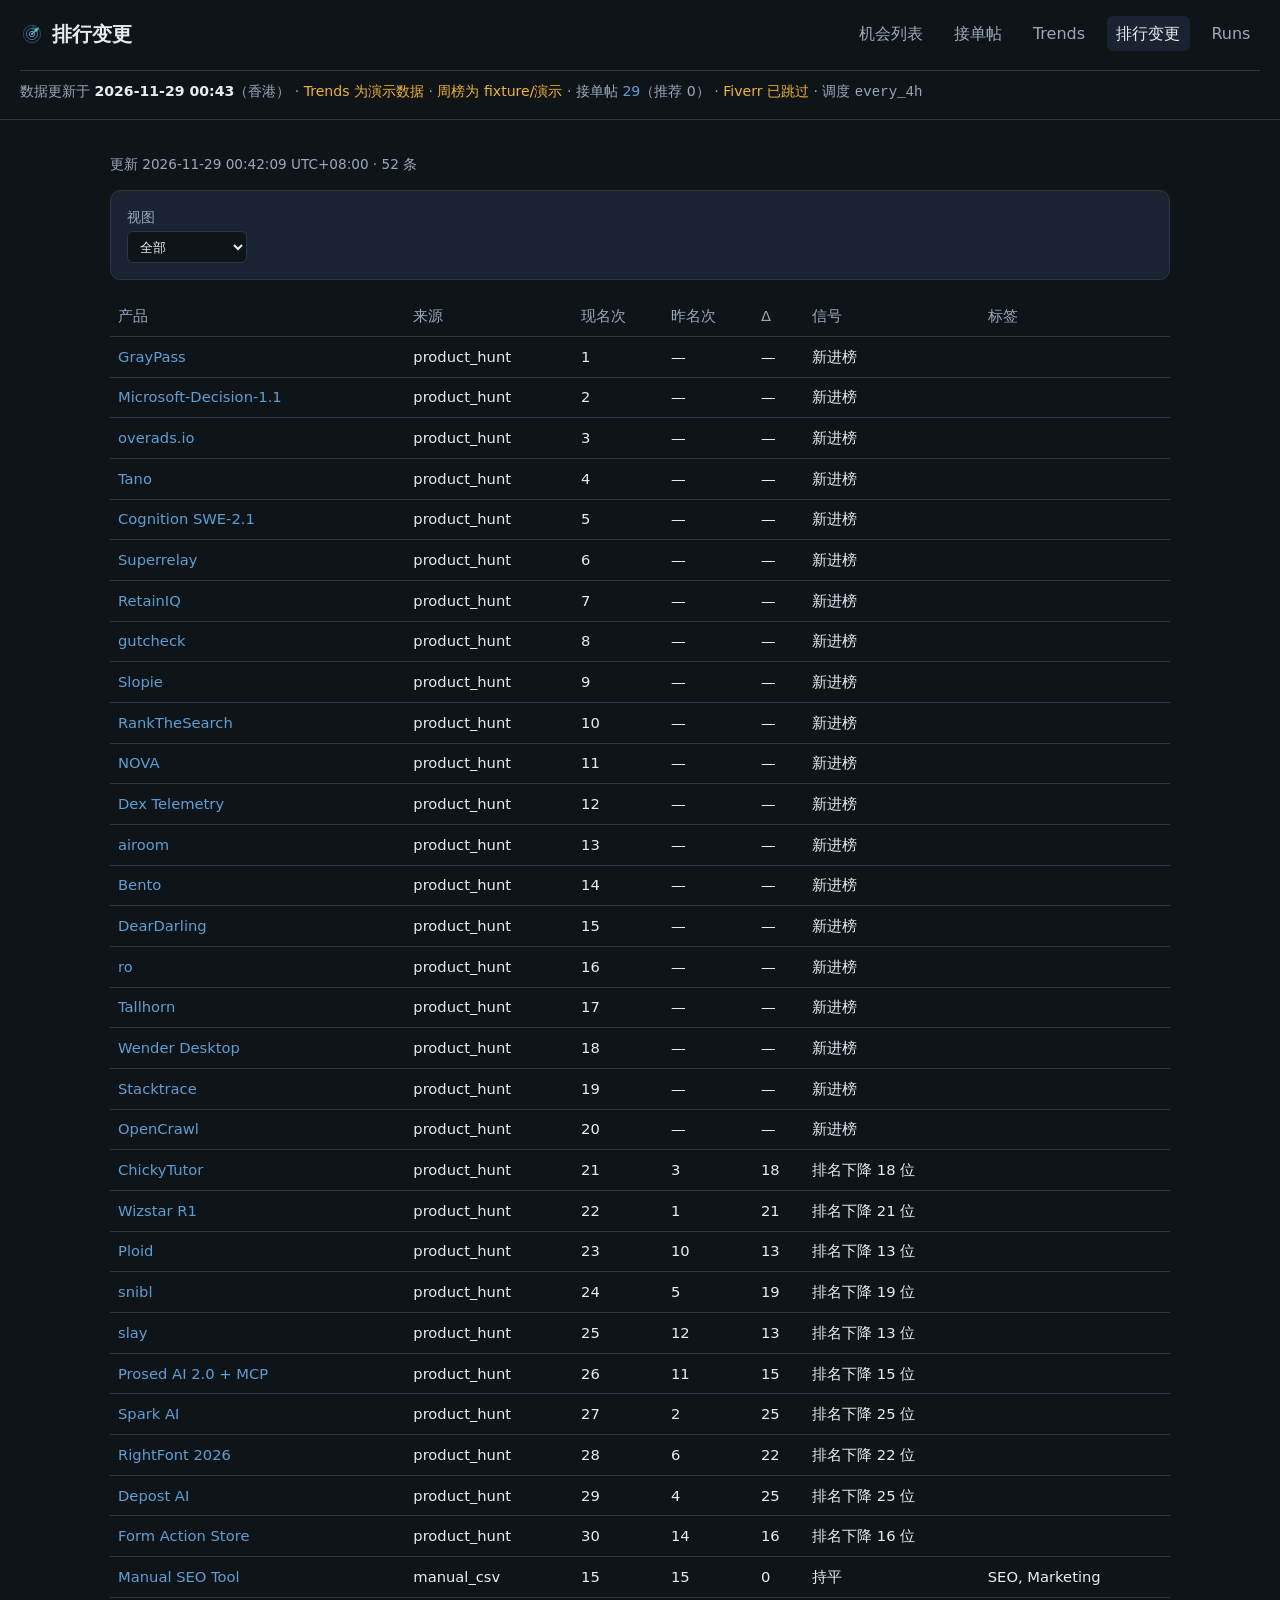
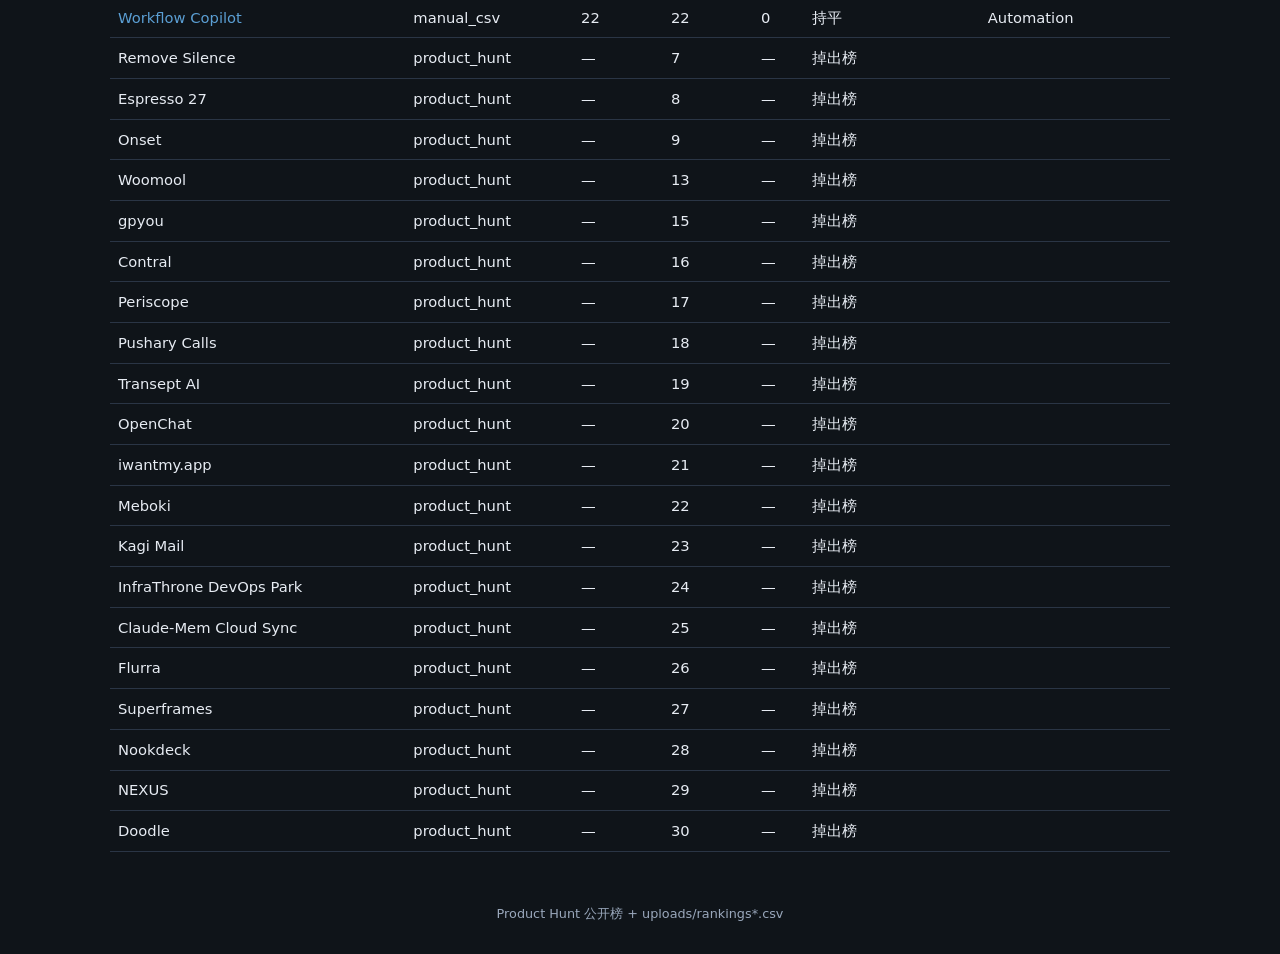
<file: public/rankings.html>
<!DOCTYPE html>
<html lang="zh-Hans">
<head>
  <meta charset="UTF-8" />
  <meta name="viewport" content="width=device-width, initial-scale=1" />
  <title>排行变更</title>
  <link rel="icon" href="assets/favicon.svg" type="image/svg+xml" />
  <link rel="apple-touch-icon" href="assets/apple-touch-icon.png" />
  <meta name="theme-color" content="#0f1419" />
  <link rel="stylesheet" href="assets/style.css" />
</head>
<body data-page="rankings">
  <header>
    <div class="header-top">
      <h1><img src="assets/favicon.svg" alt="" class="brand-mark" width="24" height="24" />排行变更</h1>
      <nav>
      <a href="index.html" data-page="opportunities">机会列表</a>
      <a href="jobs.html" data-page="jobs">接单帖</a>
      <a href="trends.html" data-page="trends">Trends</a>
      <a href="rankings.html" data-page="rankings">排行变更</a>
      <a href="runs.html" data-page="runs">Runs</a>
      </nav>
    </div>
    <div id="site-meta-bar" class="site-meta-bar">加载元数据…</div>
  </header>
  <main>
    <p class="meta" id="meta"></p>
    <div class="filters">
      <label>视图
        <select id="f-view">
          <option value="all">全部</option>
          <option value="up">今日涨</option>
          <option value="down">今日掉</option>
          <option value="new">新进榜</option>
        </select>
      </label>
    </div>
    <table>
      <thead>
        <tr>
          <th>产品</th>
          <th>来源</th>
          <th>现名次</th>
          <th>昨名次</th>
          <th>Δ</th>
          <th>信号</th>
          <th>标签</th>
        </tr>
      </thead>
      <tbody id="rows"></tbody>
    </table>
  </main>
  <footer>Product Hunt 公开榜 + uploads/rankings*.csv</footer>
  <script type="module">
    import { loadJson, setActiveNav, renderSiteMetaBar } from "./assets/app.js";
    setActiveNav();
    await renderSiteMetaBar();
    const doc = await loadJson("rankings_delta.json");
    document.getElementById("meta").textContent = `更新 ${doc.updated_at || ""} · ${(doc.items || []).length} 条`;
    const items = doc.items || [];
    function matchView(it, view) {
      const note = it.signal_note || "";
      const d = it.rank_delta;
      if (view === "new") return note === "新进榜" || it.rank_prev == null && it.rank_now != null;
      if (view === "up") return d != null && d < 0;
      if (view === "down") return d != null && d > 0;
      return true;
    }
    function render() {
      const view = document.getElementById("f-view").value;
      const filtered = items.filter((i) => matchView(i, view));
      document.getElementById("rows").innerHTML = filtered.map((i) => `
        <tr>
          <td>${i.url ? `<a href="${i.url}" target="_blank" rel="noopener">${i.name}</a>` : i.name}</td>
          <td>${i.source}</td>
          <td>${i.rank_now ?? "—"}</td>
          <td>${i.rank_prev ?? "—"}</td>
          <td>${i.rank_delta ?? "—"}</td>
          <td>${i.signal_note || "—"}</td>
          <td>${(i.category_tags || []).join(", ")}</td>
        </tr>
      `).join("") || "<tr><td colspan='7'>无数据</td></tr>";
    }
    document.getElementById("f-view").addEventListener("change", render);
    render();
  </script>
</body>
</html>
</file>
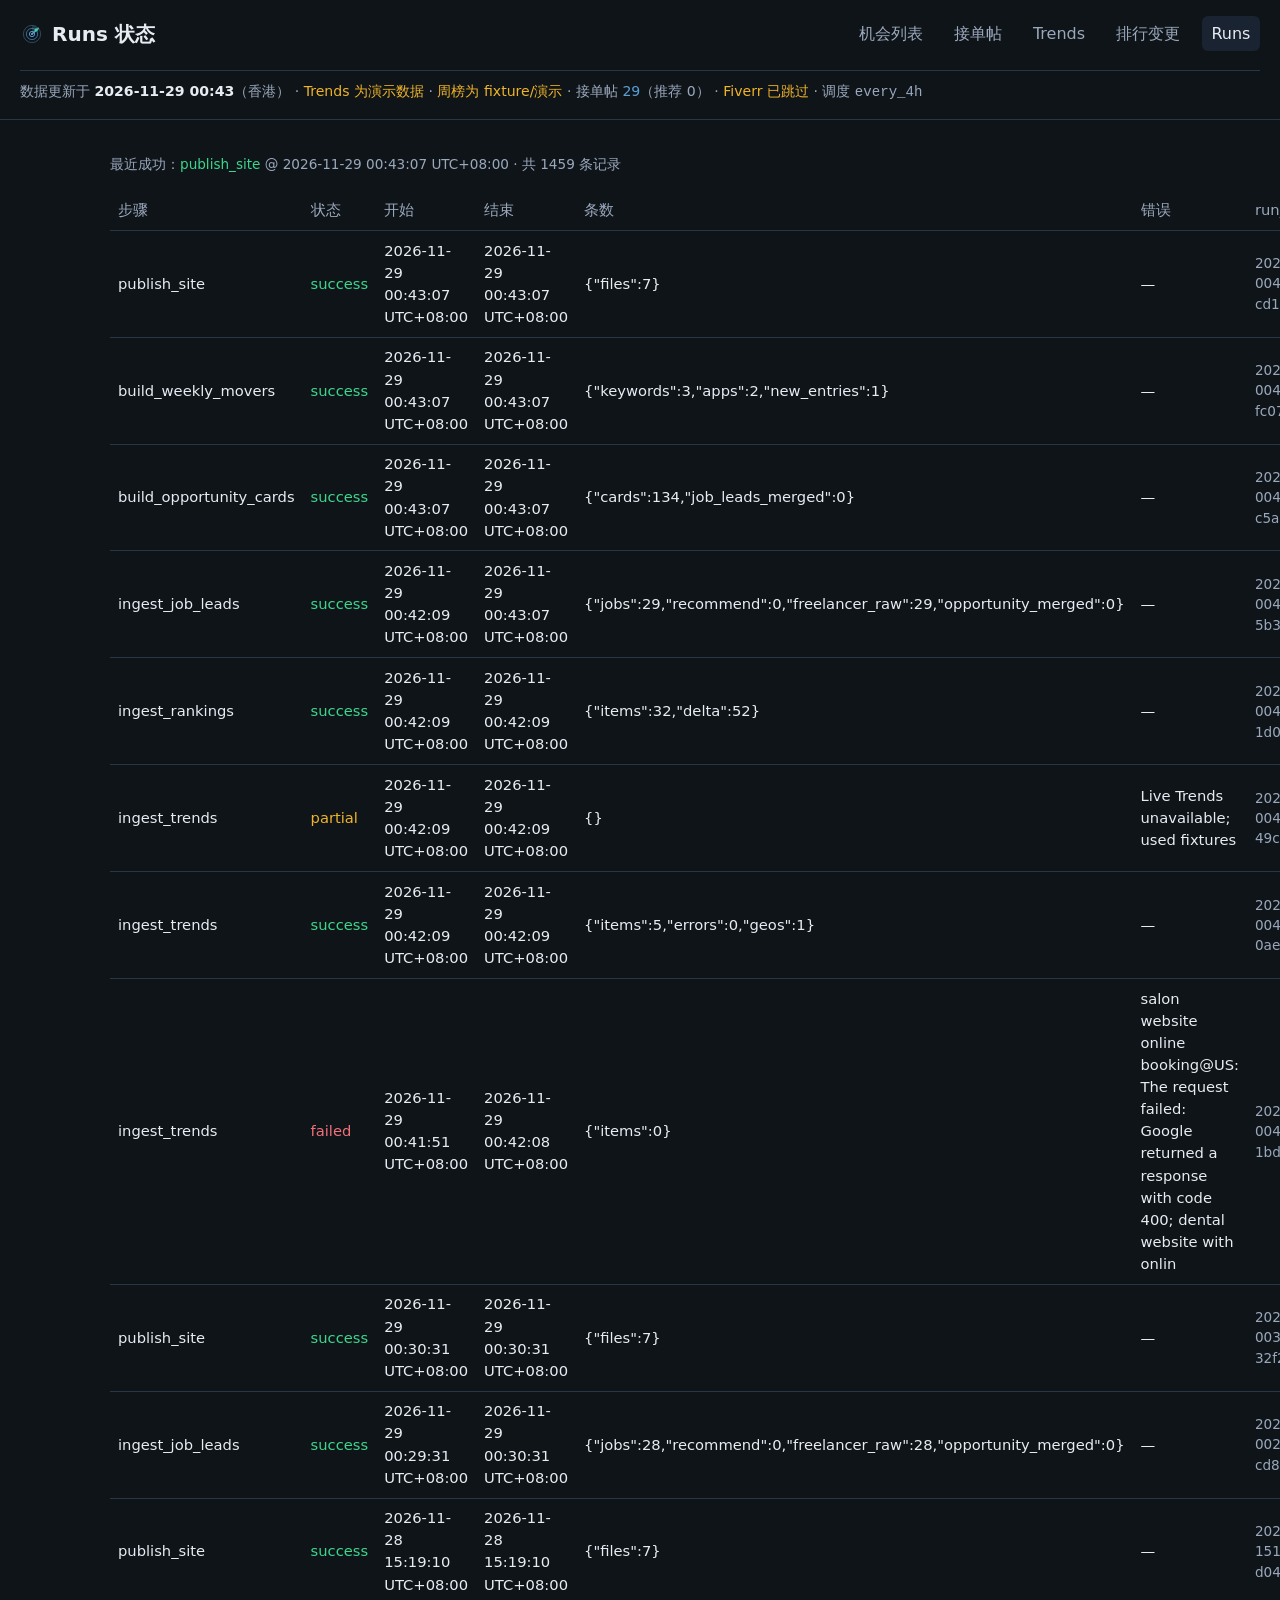
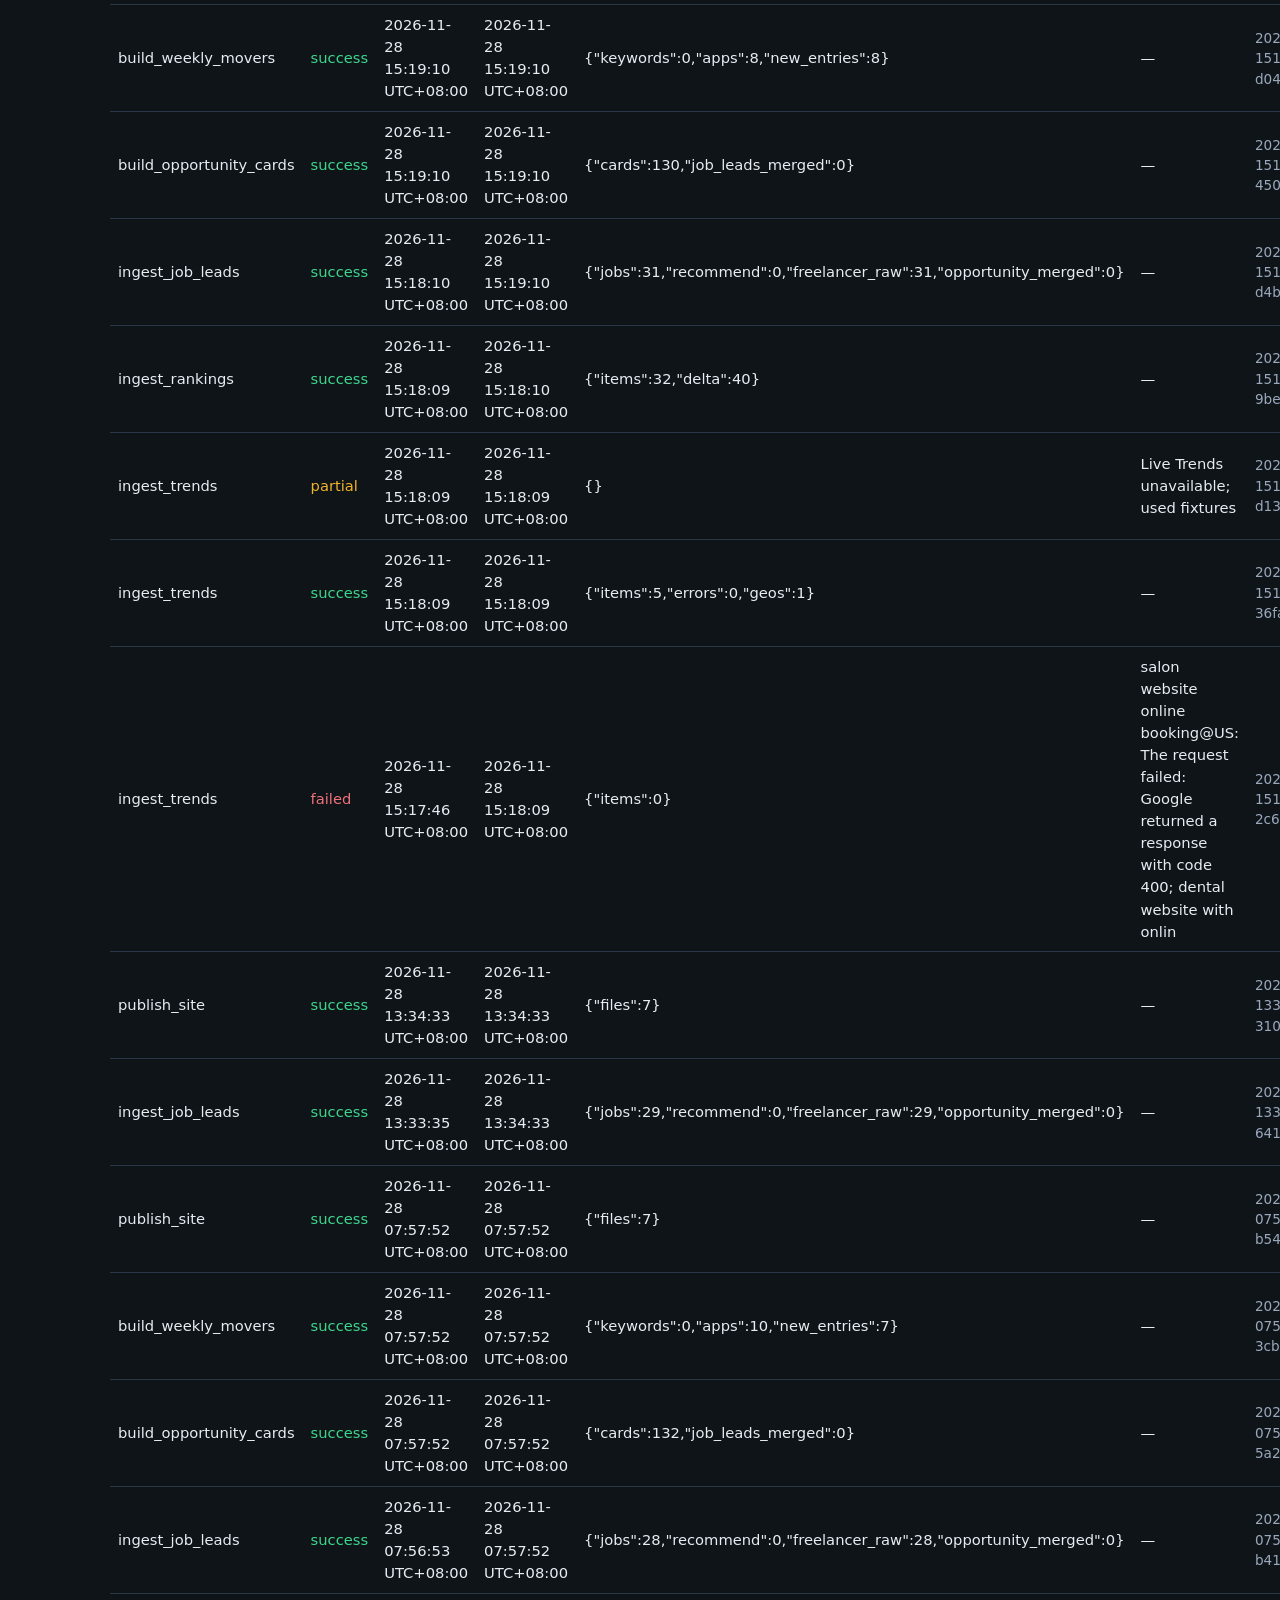
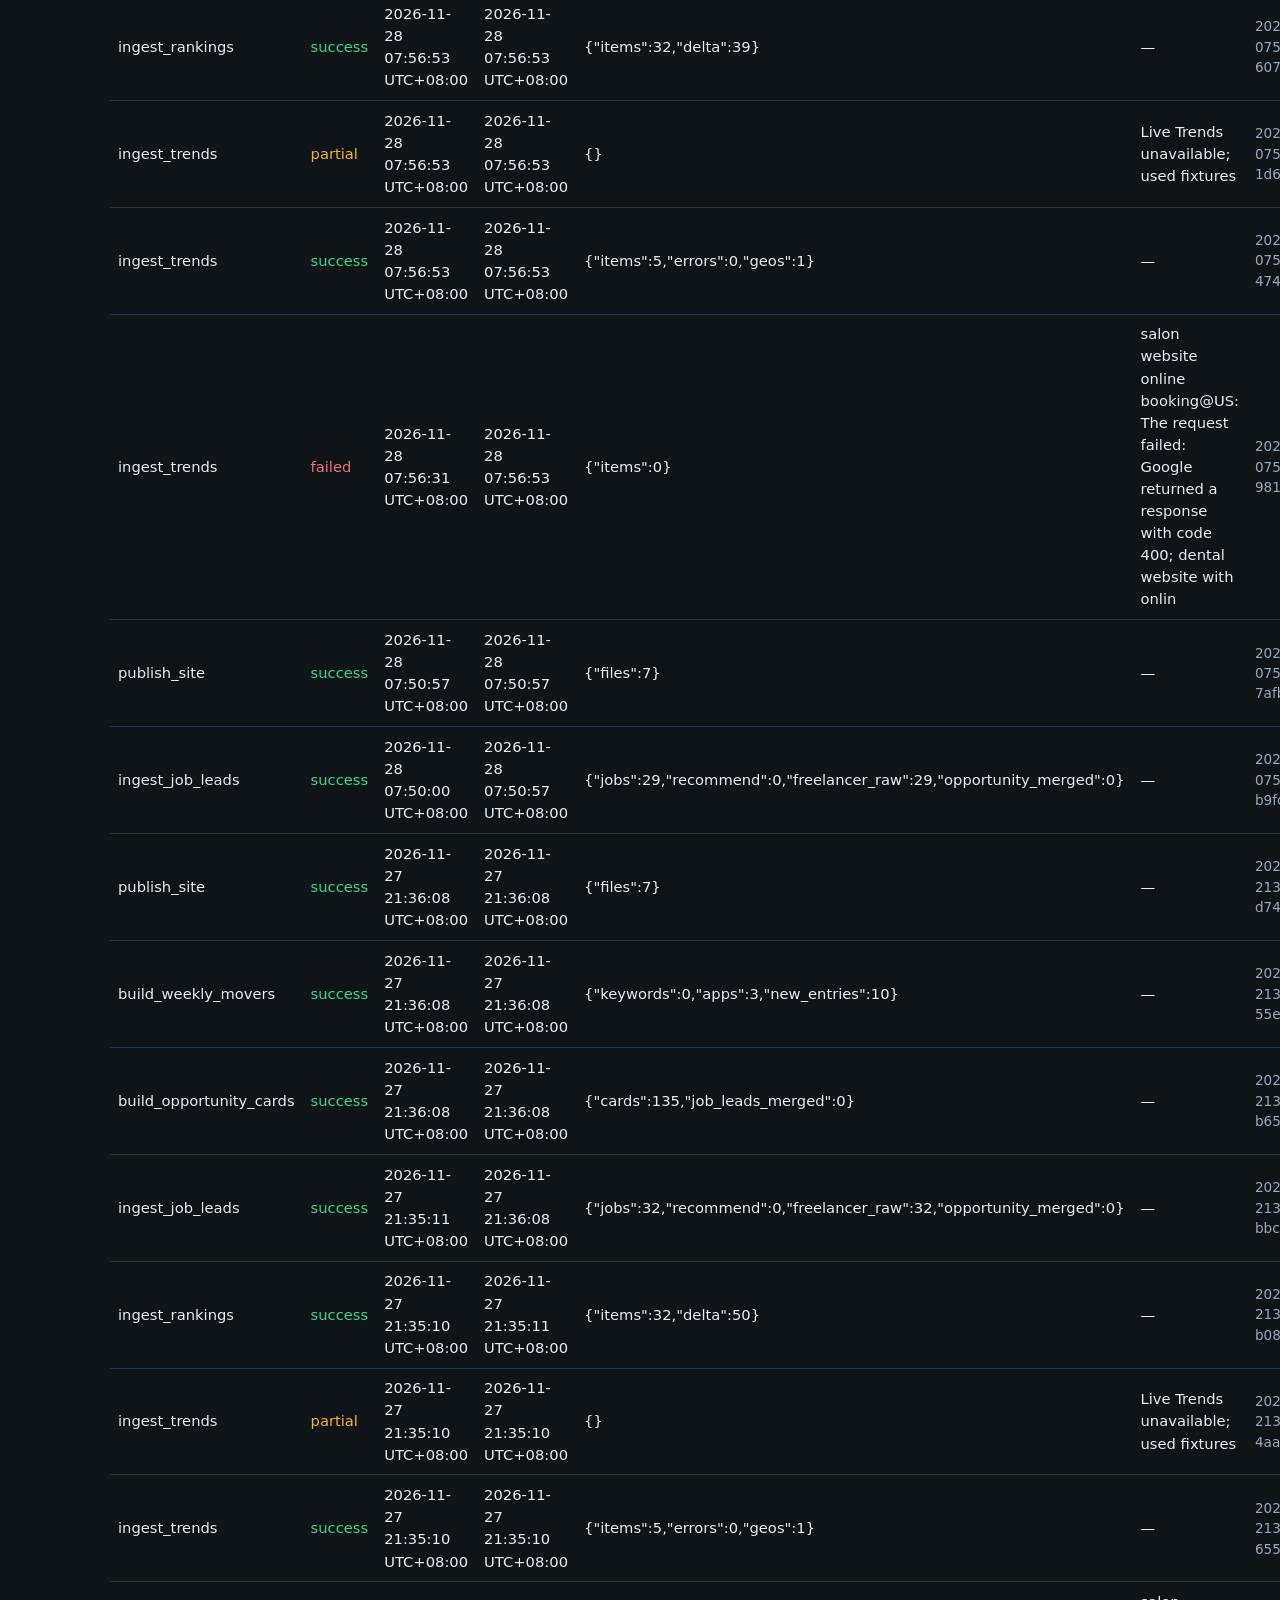
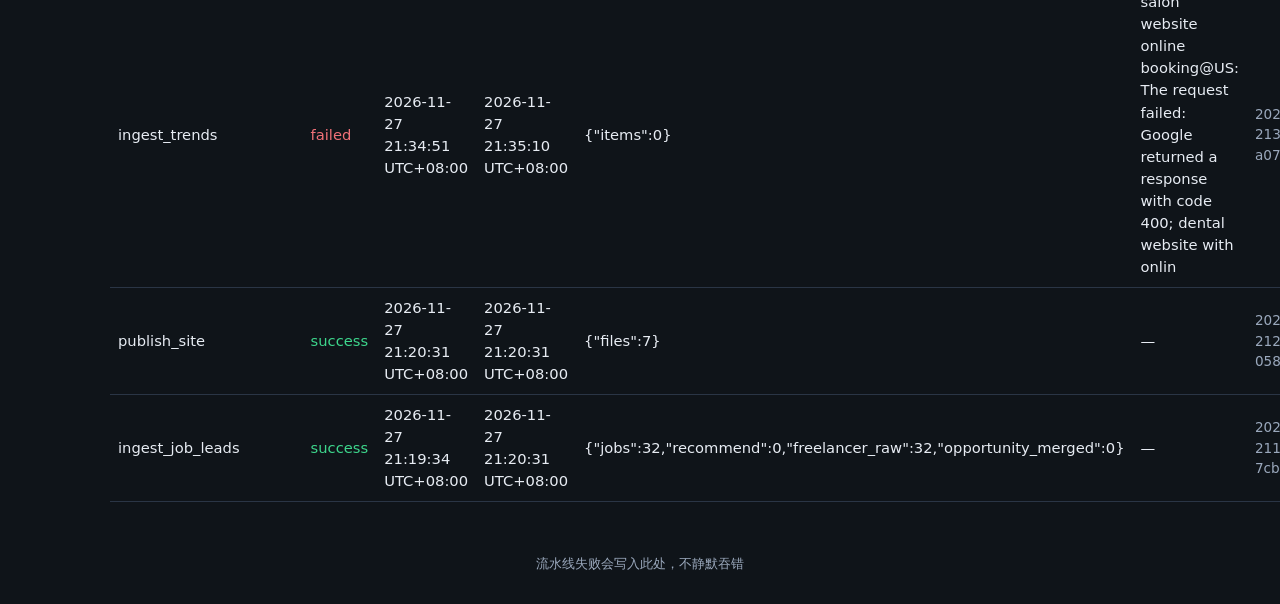
<file: public/runs.html>
<!DOCTYPE html>
<html lang="zh-Hans">
<head>
  <meta charset="UTF-8" />
  <meta name="viewport" content="width=device-width, initial-scale=1" />
  <title>Runs 状态</title>
  <link rel="icon" href="assets/favicon.svg" type="image/svg+xml" />
  <link rel="apple-touch-icon" href="assets/apple-touch-icon.png" />
  <meta name="theme-color" content="#0f1419" />
  <link rel="stylesheet" href="assets/style.css" />
</head>
<body data-page="runs">
  <header>
    <div class="header-top">
      <h1><img src="assets/favicon.svg" alt="" class="brand-mark" width="24" height="24" />Runs 状态</h1>
      <nav>
      <a href="index.html" data-page="opportunities">机会列表</a>
      <a href="jobs.html" data-page="jobs">接单帖</a>
      <a href="trends.html" data-page="trends">Trends</a>
      <a href="rankings.html" data-page="rankings">排行变更</a>
      <a href="runs.html" data-page="runs">Runs</a>
      </nav>
    </div>
    <div id="site-meta-bar" class="site-meta-bar">加载元数据…</div>
  </header>
  <main>
    <p class="meta" id="summary"></p>
    <table>
      <thead>
        <tr>
          <th>步骤</th>
          <th>状态</th>
          <th>开始</th>
          <th>结束</th>
          <th>条数</th>
          <th>错误</th>
          <th>run_id</th>
        </tr>
      </thead>
      <tbody id="rows"></tbody>
    </table>
  </main>
  <footer>流水线失败会写入此处，不静默吞错</footer>
  <script type="module">
    import { loadJson, setActiveNav, renderSiteMetaBar } from "./assets/app.js";
    setActiveNav();
    await renderSiteMetaBar();
    const doc = await loadJson("runs.json");
    const runs = doc.runs || [];
    const lastOk = runs.find((r) => r.status === "success");
    document.getElementById("summary").innerHTML = lastOk
      ? `最近成功：<span class="status-ok">${lastOk.step}</span> @ ${lastOk.ended_at} · 共 ${runs.length} 条记录`
      : `<span class="status-fail">尚无成功记录 — 请检查 Actions 或本地跑 pipeline</span>`;
    function statusClass(s) {
      if (s === "success") return "status-ok";
      if (s === "failed") return "status-fail";
      return "status-partial";
    }
    document.getElementById("rows").innerHTML = runs.slice(0, 40).map((r) => `
      <tr>
        <td>${r.step}</td>
        <td class="${statusClass(r.status)}">${r.status}</td>
        <td>${r.started_at || ""}</td>
        <td>${r.ended_at || "—"}</td>
        <td>${JSON.stringify(r.counts || {})}</td>
        <td>${r.error ? r.error.slice(0, 120) : "—"}</td>
        <td class="meta">${r.run_id}</td>
      </tr>
    `).join("") || "<tr><td colspan='7'>无 runs</td></tr>";
  </script>
</body>
</html>
</file>
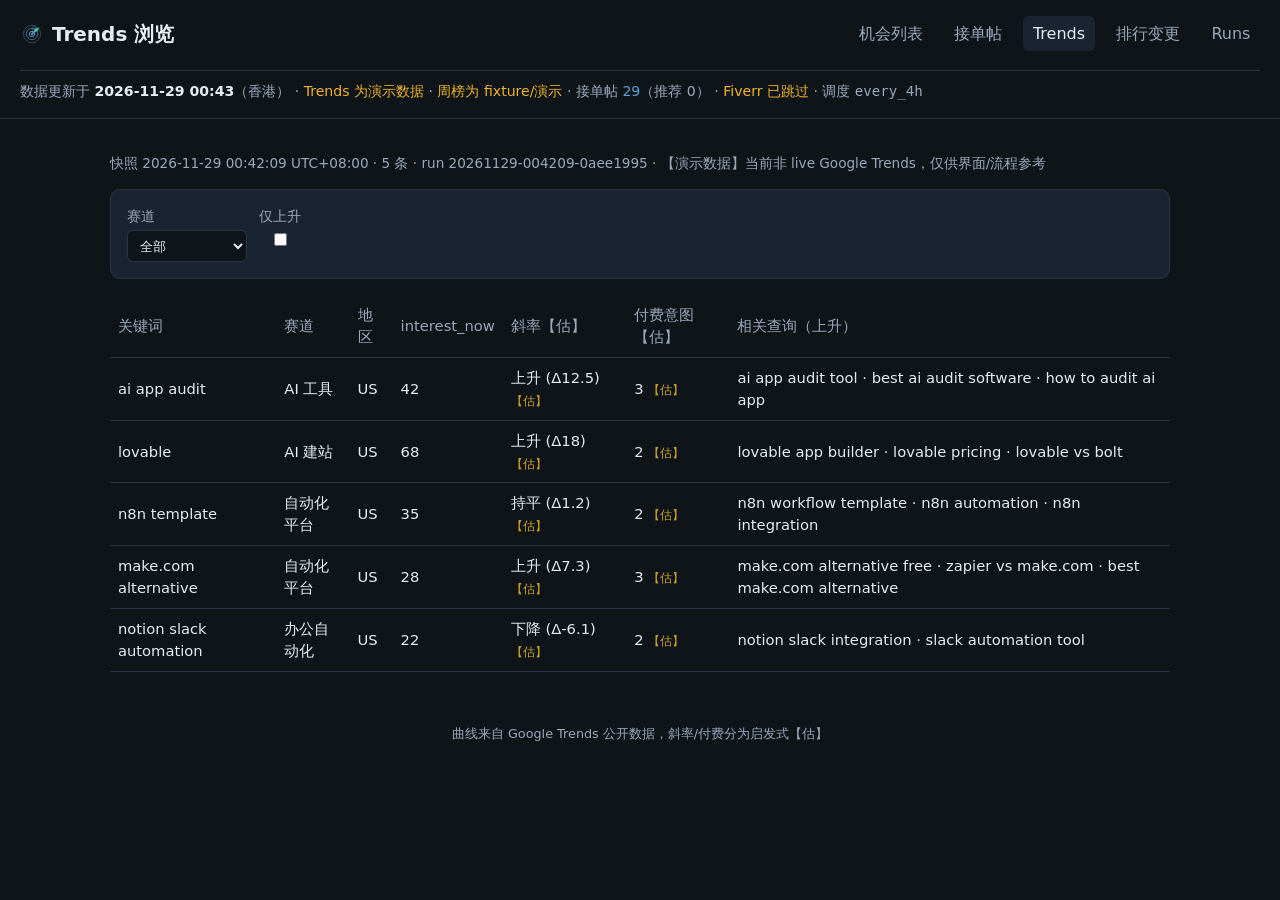
<file: public/trends.html>
<!DOCTYPE html>
<html lang="zh-Hans">
<head>
  <meta charset="UTF-8" />
  <meta name="viewport" content="width=device-width, initial-scale=1" />
  <title>Trends 浏览</title>
  <link rel="icon" href="assets/favicon.svg" type="image/svg+xml" />
  <link rel="apple-touch-icon" href="assets/apple-touch-icon.png" />
  <meta name="theme-color" content="#0f1419" />
  <link rel="stylesheet" href="assets/style.css" />
</head>
<body data-page="trends">
  <header>
    <div class="header-top">
      <h1><img src="assets/favicon.svg" alt="" class="brand-mark" width="24" height="24" />Trends 浏览</h1>
      <nav>
      <a href="index.html" data-page="opportunities">机会列表</a>
      <a href="jobs.html" data-page="jobs">接单帖</a>
      <a href="trends.html" data-page="trends">Trends</a>
      <a href="rankings.html" data-page="rankings">排行变更</a>
      <a href="runs.html" data-page="runs">Runs</a>
      </nav>
    </div>
    <div id="site-meta-bar" class="site-meta-bar">加载元数据…</div>
  </header>
  <main>
    <p class="meta" id="meta"></p>
    <div class="filters">
      <label>赛道 <select id="f-track"><option value="">全部</option></select></label>
      <label>仅上升 <input type="checkbox" id="f-up" /></label>
    </div>
    <table>
      <thead>
        <tr>
          <th>关键词</th>
          <th>赛道</th>
          <th>地区</th>
          <th>interest_now</th>
          <th>斜率【估】</th>
          <th>付费意图【估】</th>
          <th>相关查询（上升）</th>
        </tr>
      </thead>
      <tbody id="rows"></tbody>
    </table>
  </main>
  <footer>曲线来自 Google Trends 公开数据，斜率/付费分为启发式【估】</footer>
  <script type="module">
    import { loadJson, setActiveNav, renderSiteMetaBar } from "./assets/app.js";
    setActiveNav();
    await renderSiteMetaBar();
    const siteMeta = await loadJson("meta.json");
    const doc = await loadJson("trends_daily.json");
    let metaLine = `快照 ${doc.updated_at || ""} · ${(doc.items || []).length} 条 · run ${doc.run_id || ""}`;
    if (siteMeta.trends_demo_active) {
      metaLine += " · 【演示数据】当前非 live Google Trends，仅供界面/流程参考";
    }
    document.getElementById("meta").innerHTML = metaLine;
    const items = doc.items || [];
    const tracks = [...new Set(items.map((i) => i.track))].sort();
    const sel = document.getElementById("f-track");
    tracks.forEach((t) => { const o = document.createElement("option"); o.value = t; o.textContent = t; sel.appendChild(o); });
    function render() {
      const track = sel.value;
      const upOnly = document.getElementById("f-up").checked;
      const filtered = items.filter((i) => {
        if (track && i.track !== track) return false;
        if (upOnly && i.slope_90d !== "上升") return false;
        return true;
      });
      document.getElementById("rows").innerHTML = filtered.map((i) => `
        <tr>
          <td>${i.keyword}</td>
          <td>${i.track}</td>
          <td>${i.geo}</td>
          <td>${i.interest_now}</td>
          <td>${i.slope_90d} (Δ${i.slope_delta_est ?? ""}) <span class="est">【估】</span></td>
          <td>${i.pay_intent_score} <span class="est">【估】</span></td>
          <td>${(i.related_queries || []).slice(0, 5).join(" · ") || "—"}</td>
        </tr>
      `).join("") || "<tr><td colspan='7'>无数据</td></tr>";
    }
    sel.addEventListener("change", render);
    document.getElementById("f-up").addEventListener("change", render);
    render();
  </script>
</body>
</html>
</file>
<file: public/assets/style.css>
:root {
  --bg: #0f1419;
  --card: #1a2332;
  --text: #e7ecf3;
  --muted: #9aa8bc;
  --accent: #5b9fd4;
  --green: #3dd68c;
  --amber: #f0b429;
  --red: #f07178;
  --border: #2a3545;
  --est: #c9a227;
}
* { box-sizing: border-box; }
body {
  margin: 0;
  font-family: "Segoe UI", system-ui, sans-serif;
  background: var(--bg);
  color: var(--text);
  line-height: 1.5;
}
a { color: var(--accent); text-decoration: none; }
a:hover { text-decoration: underline; }
header {
  padding: 1rem 1.25rem;
  border-bottom: 1px solid var(--border);
  display: flex;
  flex-direction: column;
  gap: 0.5rem;
}
.header-top {
  display: flex;
  flex-wrap: wrap;
  gap: 1rem;
  align-items: center;
  justify-content: space-between;
  width: 100%;
}
header h1 {
  margin: 0;
  font-size: 1.25rem;
  font-weight: 600;
  display: flex;
  align-items: center;
  gap: 0.5rem;
}
.brand-mark {
  flex-shrink: 0;
  display: block;
  width: 24px;
  height: 24px;
}
.site-meta-bar {
  width: 100%;
  margin-top: 0.65rem;
  padding-top: 0.65rem;
  border-top: 1px solid var(--border);
  font-size: 0.88rem;
  color: var(--muted);
}
.site-meta-bar strong { color: var(--text); }
.demo-notice {
  margin: 0 0 1rem;
  padding: 0.75rem 1rem;
  border: 1px solid var(--amber);
  border-radius: 6px;
  background: rgba(240, 180, 41, 0.12);
  color: var(--text);
  font-size: 0.92rem;
}
.demo-notice strong { color: var(--amber); }
.weekly-section.is-demo-hidden { display: none; }

.site-intro {
  margin: 0 0 1rem;
  max-width: 72ch;
  font-size: 0.9rem;
  line-height: 1.65;
  color: var(--muted);
}
.weekly-section {
  margin-bottom: 1.25rem;
  padding: 1rem;
  background: var(--card);
  border: 1px solid var(--border);
  border-radius: 10px;
}
.weekly-section h2 { margin: 0 0 0.5rem; font-size: 1.05rem; }
.weekly-tabs { display: flex; gap: 0.5rem; margin-bottom: 0.75rem; }
.weekly-tabs button {
  background: var(--bg);
  color: var(--muted);
  border: 1px solid var(--border);
  border-radius: 6px;
  padding: 0.35rem 0.75rem;
  cursor: pointer;
}
.weekly-tabs button.active { color: var(--text); border-color: var(--accent); }
.weekly-panel { display: none; }
.weekly-panel.active { display: block; }
.weekly-panel table { font-size: 0.88rem; }
nav { display: flex; flex-wrap: wrap; gap: 0.75rem; }
nav a {
  color: var(--muted);
  padding: 0.35rem 0.6rem;
  border-radius: 6px;
}
nav a.active, nav a:hover { color: var(--text); background: var(--card); }
main { max-width: 1100px; margin: 0 auto; padding: 1.25rem; }
.filters {
  display: flex;
  flex-wrap: wrap;
  gap: 0.75rem;
  margin-bottom: 1rem;
  padding: 1rem;
  background: var(--card);
  border-radius: 10px;
  border: 1px solid var(--border);
}
.filters label { font-size: 0.85rem; color: var(--muted); display: flex; flex-direction: column; gap: 0.25rem; }
.filters label.filter-grow { flex: 1 1 200px; min-width: 160px; }
.filters label.filter-grow input[type="search"] { min-width: 100%; width: 100%; }
.filters input[type="number"] {
  background: var(--bg);
  color: var(--text);
  border: 1px solid var(--border);
  border-radius: 6px;
  padding: 0.4rem 0.5rem;
  min-width: 88px;
  max-width: 120px;
}
select, input[type="search"] {
  background: var(--bg);
  color: var(--text);
  border: 1px solid var(--border);
  border-radius: 6px;
  padding: 0.4rem 0.5rem;
  min-width: 120px;
}
table {
  width: 100%;
  border-collapse: collapse;
  font-size: 0.92rem;
}
th, td {
  text-align: left;
  padding: 0.55rem 0.5rem;
  border-bottom: 1px solid var(--border);
}
th { color: var(--muted); font-weight: 500; }
tr:hover td { background: rgba(255,255,255,0.02); }
.badge {
  display: inline-block;
  padding: 0.15rem 0.45rem;
  border-radius: 4px;
  font-size: 0.78rem;
  font-weight: 600;
}
.badge-做 { background: rgba(61,214,140,0.2); color: var(--green); }
.badge-观察 { background: rgba(240,180,41,0.2); color: var(--amber); }
.badge-否 { background: rgba(240,113,120,0.2); color: var(--red); }
.est { color: var(--est); font-size: 0.75rem; }
.card-detail section {
  background: var(--card);
  border: 1px solid var(--border);
  border-radius: 10px;
  padding: 1rem 1.1rem;
  margin-bottom: 1rem;
}
.card-detail h2 { margin: 0 0 0.5rem; font-size: 1rem; color: var(--accent); }
.meta { color: var(--muted); font-size: 0.85rem; margin-bottom: 1rem; }
.status-ok { color: var(--green); }
.status-fail { color: var(--red); }
.status-partial { color: var(--amber); }
footer {
  text-align: center;
  padding: 2rem 1rem;
  color: var(--muted);
  font-size: 0.8rem;
}
.job-actions {
  margin-top: -0.5rem;
  padding-top: 0.65rem;
  align-items: center;
  gap: 0.5rem;
}
.btn-secondary, .btn-pin {
  background: var(--bg);
  color: var(--muted);
  border: 1px solid var(--border);
  border-radius: 6px;
  padding: 0.35rem 0.65rem;
  cursor: pointer;
  font-size: 0.85rem;
}
.btn-secondary:hover, .btn-pin:hover { color: var(--text); border-color: var(--accent); }
.btn-pin {
  padding: 0.2rem 0.45rem;
  font-size: 1rem;
  line-height: 1;
}
.btn-file {
  font-size: 0.85rem;
  color: var(--muted);
  cursor: pointer;
  padding: 0.35rem 0.65rem;
  border: 1px solid var(--border);
  border-radius: 6px;
  background: var(--bg);
}
.btn-file:hover { color: var(--text); border-color: var(--accent); }
.badge-viewed {
  background: rgba(154, 168, 188, 0.2);
  color: var(--muted);
  margin-right: 0.25rem;
}
tr.job-row-viewed td { color: var(--muted); }
tr.job-row-viewed a.job-title-link { color: var(--muted); }
tr.job-row-important td:first-child + td + td + td + td { font-weight: 500; }
tr.job-row-important .btn-pin { color: var(--amber); border-color: rgba(240, 180, 41, 0.45); }

.keyword-bank {
  margin-bottom: 1rem;
  padding: 0.75rem 1rem;
  background: var(--card);
  border: 1px solid var(--border);
  border-radius: 10px;
  font-size: 0.88rem;
}
.keyword-bank summary {
  cursor: pointer;
  font-weight: 600;
  color: var(--text);
  list-style: none;
}
.keyword-bank summary::-webkit-details-marker { display: none; }
.keyword-bank-hint { margin: 0.5rem 0 0.75rem; }
.kw-track { margin-bottom: 0.85rem; }
.kw-track h3 {
  margin: 0 0 0.35rem;
  font-size: 0.82rem;
  font-weight: 600;
  color: var(--muted);
}
.kw-chips { display: flex; flex-wrap: wrap; gap: 0.35rem; }
.kw-chip {
  display: inline-flex;
  align-items: center;
  gap: 0.35rem;
  background: var(--bg);
  color: var(--text);
  border: 1px solid var(--border);
  border-radius: 6px;
  padding: 0.25rem 0.45rem;
  font-size: 0.78rem;
  cursor: pointer;
  text-align: left;
  max-width: 100%;
}
.kw-chip:hover { border-color: var(--accent); }
.kw-chip-copied { border-color: var(--green); color: var(--green); }
.badge-heat-hot { background: rgba(240, 180, 41, 0.18); color: var(--amber); }
.badge-heat-cold { background: rgba(91, 159, 212, 0.18); color: var(--accent); }

@media (max-width: 640px) {
  table { font-size: 0.82rem; }
  .hide-sm { display: none; }
}
</file>
